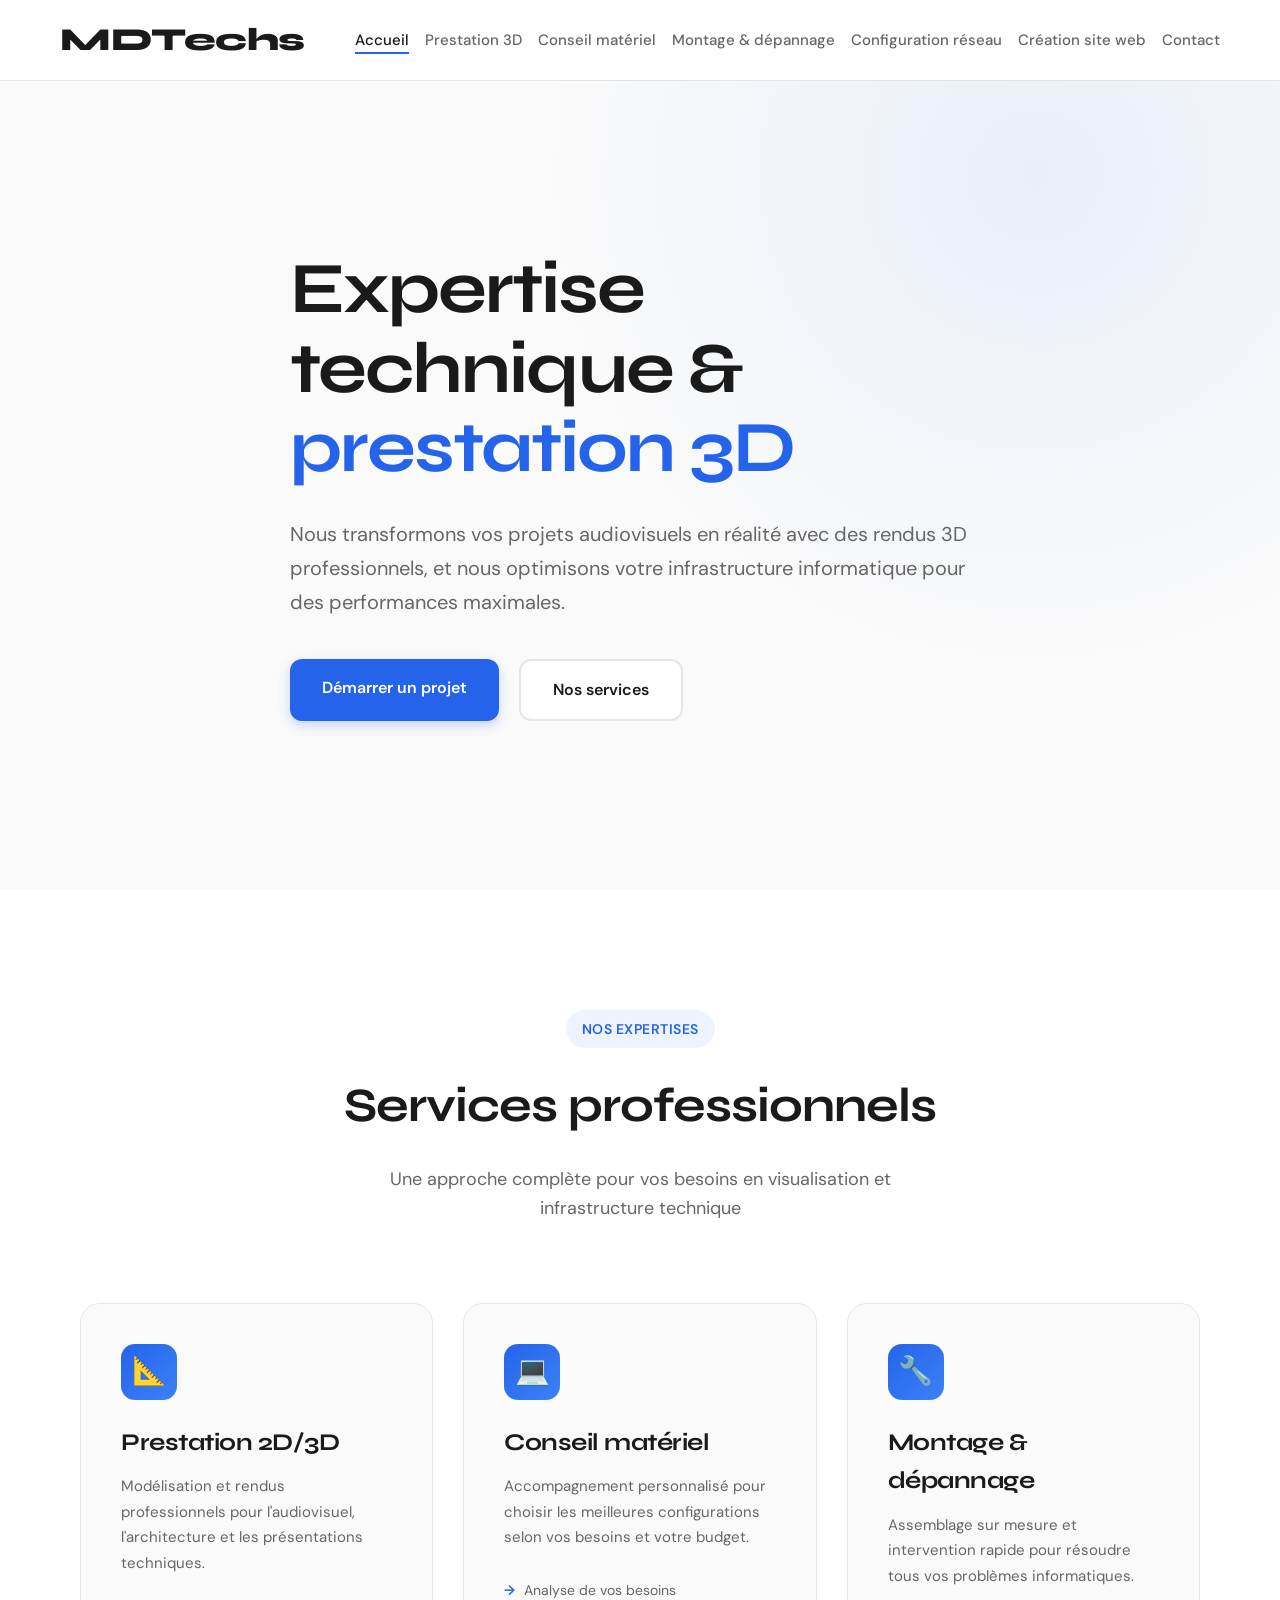
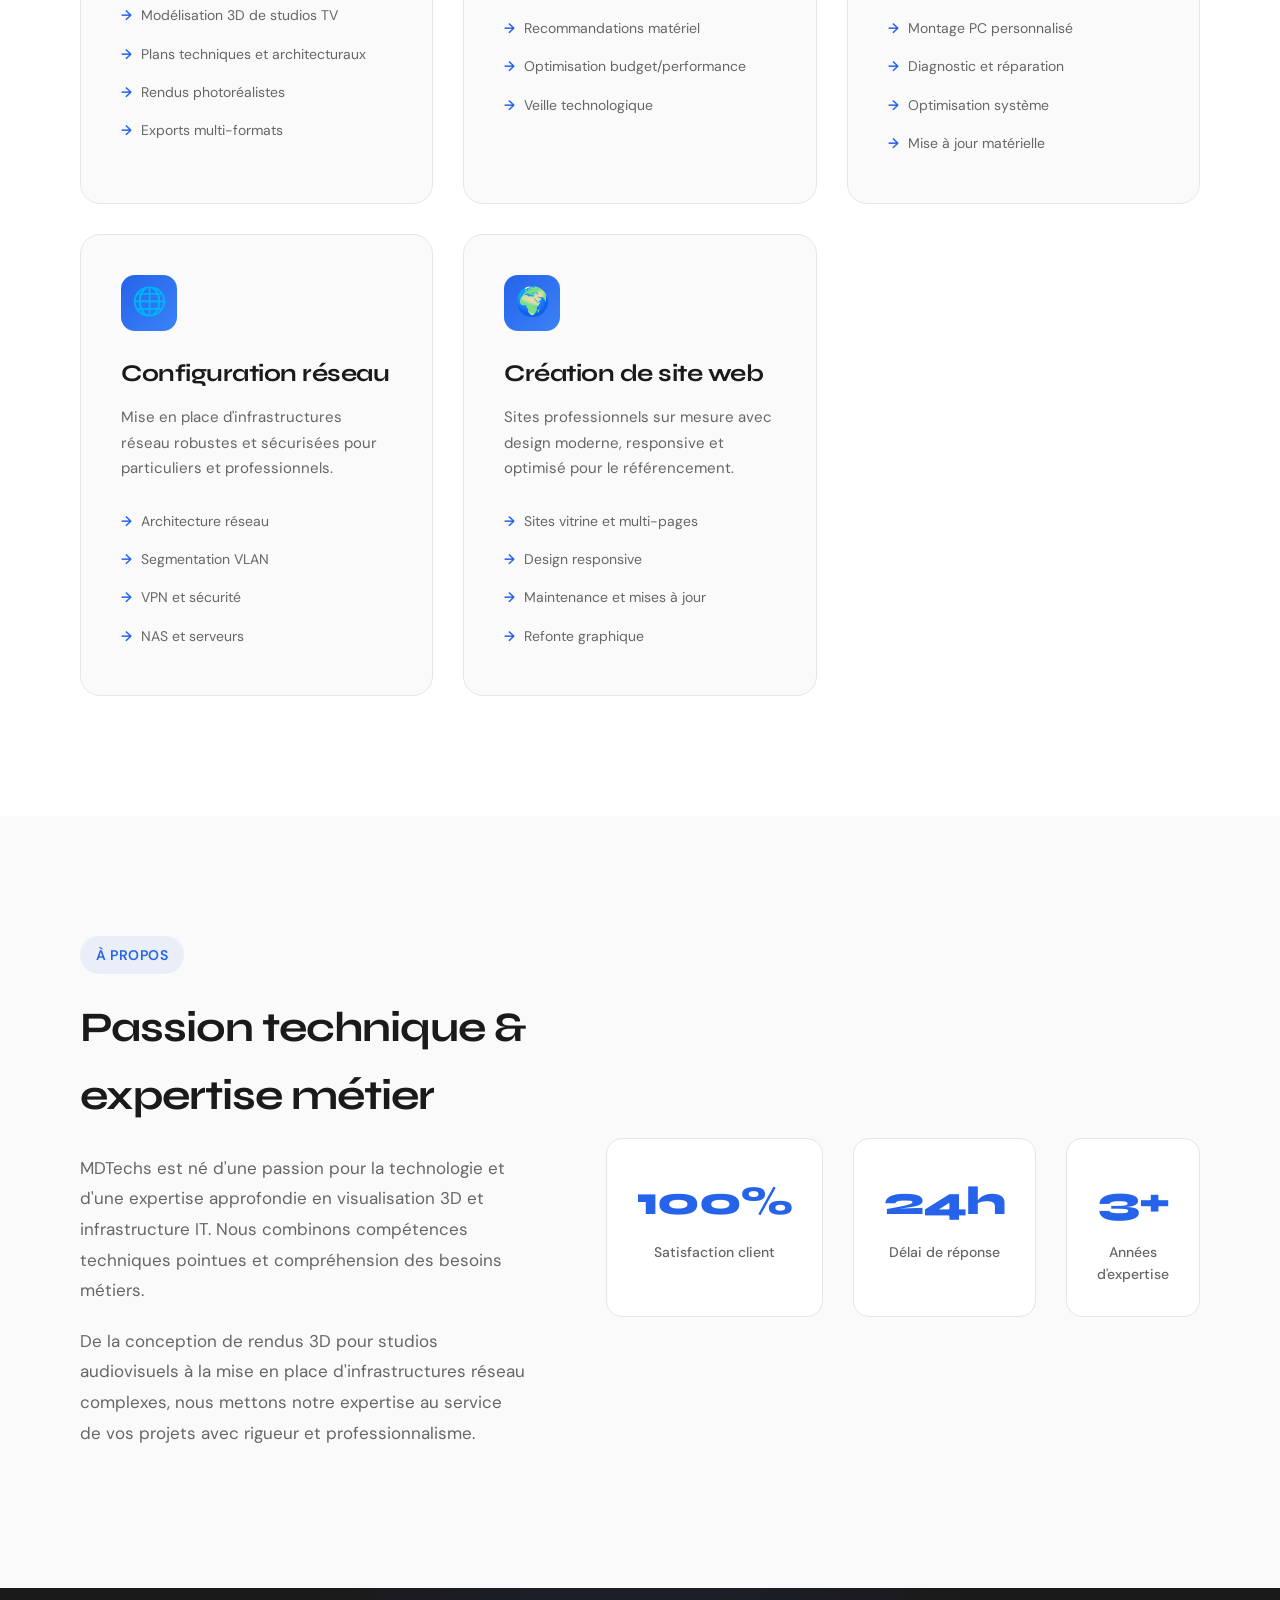
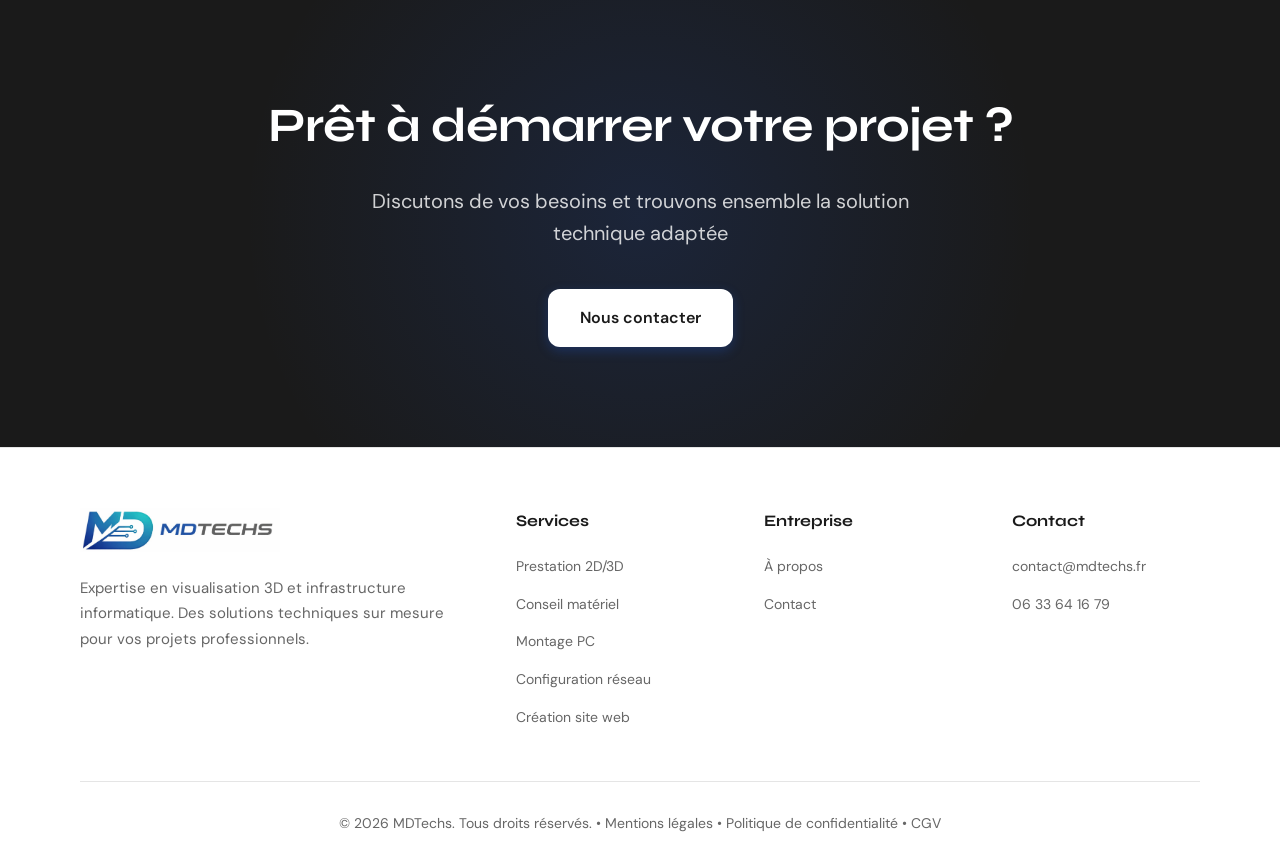
<file: index.html>
<!DOCTYPE html>
<html lang="fr">
<head>
    <meta charset="UTF-8">
    <meta name="viewport" content="width=device-width, initial-scale=1.0">
    <title>MDTechs</title>
    <link rel="icon" type="image/png" href="favicon.png">
    <link href="https://fonts.googleapis.com/css2?family=DM+Sans:wght@400;500;700&family=Syne:wght@600;700;800&display=swap" rel="stylesheet">
    <link rel="stylesheet" href="styles.css">
</head>
<body>
    <nav>
        <div class="container">
            <a href="index.html" class="logo">MDTechs</a>
            <ul class="nav-links">
                <li><a href="index.html" class="active">Accueil</a></li>
                <li><a href="visualisation-3d.html">Prestation 3D</a></li>
                <li><a href="conseil-materiel.html">Conseil matériel</a></li>
                <li><a href="montage-depannage.html">Montage & dépannage</a></li>
                <li><a href="configuration-reseau.html">Configuration réseau</a></li>
                <li><a href="creation-site-web.html">Création site web</a></li>
                <li><a href="contact.html">Contact</a></li>
            </ul>
        </div>
    </nav>

    <section class="hero">
        <div class="container">
            <div class="hero-content">
                <h1>Expertise technique & <span class="accent">prestation 3D</span></h1>
                <p>Nous transformons vos projets audiovisuels en réalité avec des rendus 3D professionnels, et nous optimisons votre infrastructure informatique pour des performances maximales.</p>
                <div class="cta-buttons">
                    <a href="contact.html" class="btn btn-primary">Démarrer un projet</a>
                    <a href="#services" class="btn btn-secondary">Nos services</a>
                </div>
            </div>
        </div>
    </section>

    <section id="services" class="services">
        <div class="section-header">
            <span class="section-tag">NOS EXPERTISES</span>
            <h2>Services professionnels</h2>
            <p>Une approche complète pour vos besoins en visualisation et infrastructure technique</p>
        </div>
        <div class="container">
            <div class="services-grid">
                <a href="visualisation-3d.html" class="service-card">
                    <div class="service-icon">📐</div>
                    <h3>Prestation 2D/3D</h3>
                    <p>Modélisation et rendus professionnels pour l'audiovisuel, l'architecture et les présentations techniques.</p>
                    <ul class="service-list">
                        <li>Modélisation 3D de studios TV</li>
                        <li>Plans techniques et architecturaux</li>
                        <li>Rendus photoréalistes</li>
                        <li>Exports multi-formats</li>
                    </ul>
                </a>

                <a href="conseil-materiel.html" class="service-card">
                    <div class="service-icon">💻</div>
                    <h3>Conseil matériel</h3>
                    <p>Accompagnement personnalisé pour choisir les meilleures configurations selon vos besoins et votre budget.</p>
                    <ul class="service-list">
                        <li>Analyse de vos besoins</li>
                        <li>Recommandations matériel</li>
                        <li>Optimisation budget/performance</li>
                        <li>Veille technologique</li>
                    </ul>
                </a>

                <a href="montage-depannage.html" class="service-card">
                    <div class="service-icon">🔧</div>
                    <h3>Montage & dépannage</h3>
                    <p>Assemblage sur mesure et intervention rapide pour résoudre tous vos problèmes informatiques.</p>
                    <ul class="service-list">
                        <li>Montage PC personnalisé</li>
                        <li>Diagnostic et réparation</li>
                        <li>Optimisation système</li>
                        <li>Mise à jour matérielle</li>
                    </ul>
                </a>

                <a href="configuration-reseau.html" class="service-card">
                    <div class="service-icon">🌐</div>
                    <h3>Configuration réseau</h3>
                    <p>Mise en place d'infrastructures réseau robustes et sécurisées pour particuliers et professionnels.</p>
                    <ul class="service-list">
                        <li>Architecture réseau</li>
                        <li>Segmentation VLAN</li>
                        <li>VPN et sécurité</li>
                        <li>NAS et serveurs</li>
                    </ul>
                </a>

                <a href="creation-site-web.html" class="service-card">
                    <div class="service-icon">🌍</div>
                    <h3>Création de site web</h3>
                    <p>Sites professionnels sur mesure avec design moderne, responsive et optimisé pour le référencement.</p>
                    <ul class="service-list">
                        <li>Sites vitrine et multi-pages</li>
                        <li>Design responsive</li>
                        <li>Maintenance et mises à jour</li>
                        <li>Refonte graphique</li>
                    </ul>
                </a>
            </div>
        </div>
    </section>

    <section id="about" class="about">
        <div class="container">
            <div class="about-content">
                <div class="about-text">
                    <span class="section-tag">À PROPOS</span>
                    <h2>Passion technique & expertise métier</h2>
                    <p>MDTechs est né d'une passion pour la technologie et d'une expertise approfondie en visualisation 3D et infrastructure IT. Nous combinons compétences techniques pointues et compréhension des besoins métiers.</p>
                    <p>De la conception de rendus 3D pour studios audiovisuels à la mise en place d'infrastructures réseau complexes, nous mettons notre expertise au service de vos projets avec rigueur et professionnalisme.</p>
                </div>
                <div class="stats">
                    <div class="stat">
                        <div class="stat-number">100%</div>
                        <div class="stat-label">Satisfaction client</div>
                    </div>
                    <div class="stat">
                        <div class="stat-number">24h</div>
                        <div class="stat-label">Délai de réponse</div>
                    </div>
                    <div class="stat">
                        <div class="stat-number">3+</div>
                        <div class="stat-label">Années d'expertise</div>
                    </div>
                </div>
            </div>
        </div>
    </section>

    <section class="cta-section">
        <div class="container">
            <h2>Prêt à démarrer votre projet ?</h2>
            <p>Discutons de vos besoins et trouvons ensemble la solution technique adaptée</p>
            <a href="contact.html" class="btn btn-primary">Nous contacter</a>
        </div>
    </section>

    <footer>
        <div class="container">
            <div class="footer-content">
                <div class="footer-brand">
                    <img src="logo-horizontal.png" alt="MDTechs" class="footer-logo">
                    <p>Expertise en visualisation 3D et infrastructure informatique. Des solutions techniques sur mesure pour vos projets professionnels.</p>
                </div>
                <div class="footer-section">
                    <h4>Services</h4>
                    <ul class="footer-links">
                        <li><a href="visualisation-3d.html">Prestation 2D/3D</a></li>
                        <li><a href="conseil-materiel.html">Conseil matériel</a></li>
                        <li><a href="montage-depannage.html">Montage PC</a></li>
                        <li><a href="configuration-reseau.html">Configuration réseau</a></li>
                        <li><a href="creation-site-web.html">Création site web</a></li>
                    </ul>
                </div>
                <div class="footer-section">
                    <h4>Entreprise</h4>
                    <ul class="footer-links">
                        <li><a href="index.html#about">À propos</a></li>
                        <li><a href="contact.html">Contact</a></li>
                    </ul>
                </div>
                <div class="footer-section">
                    <h4>Contact</h4>
                    <ul class="footer-links">
                        <li><a href="mailt:contact@mdtechs.fr">contact@mdtechs.fr</a></li>
                        <li><a href="tel:+33633641679">06 33 64 16 79</a></li>
                    </ul>
                </div>
            </div>
            <div class="footer-bottom">
                <p>&copy; 2026 MDTechs. Tous droits réservés. • <a href="mentions-legales.html" style="color: var(--text-secondary); text-decoration: none;">Mentions légales</a> • <a href="politique-confidentialite.html" style="color: var(--text-secondary); text-decoration: none;">Politique de confidentialité</a> • <a href="cgv.html" style="color: var(--text-secondary); text-decoration: none;">CGV</a></p>
            </div>
        </div>
    </footer>

    <script src="script.js"></script>
</body>
</html>
</file>
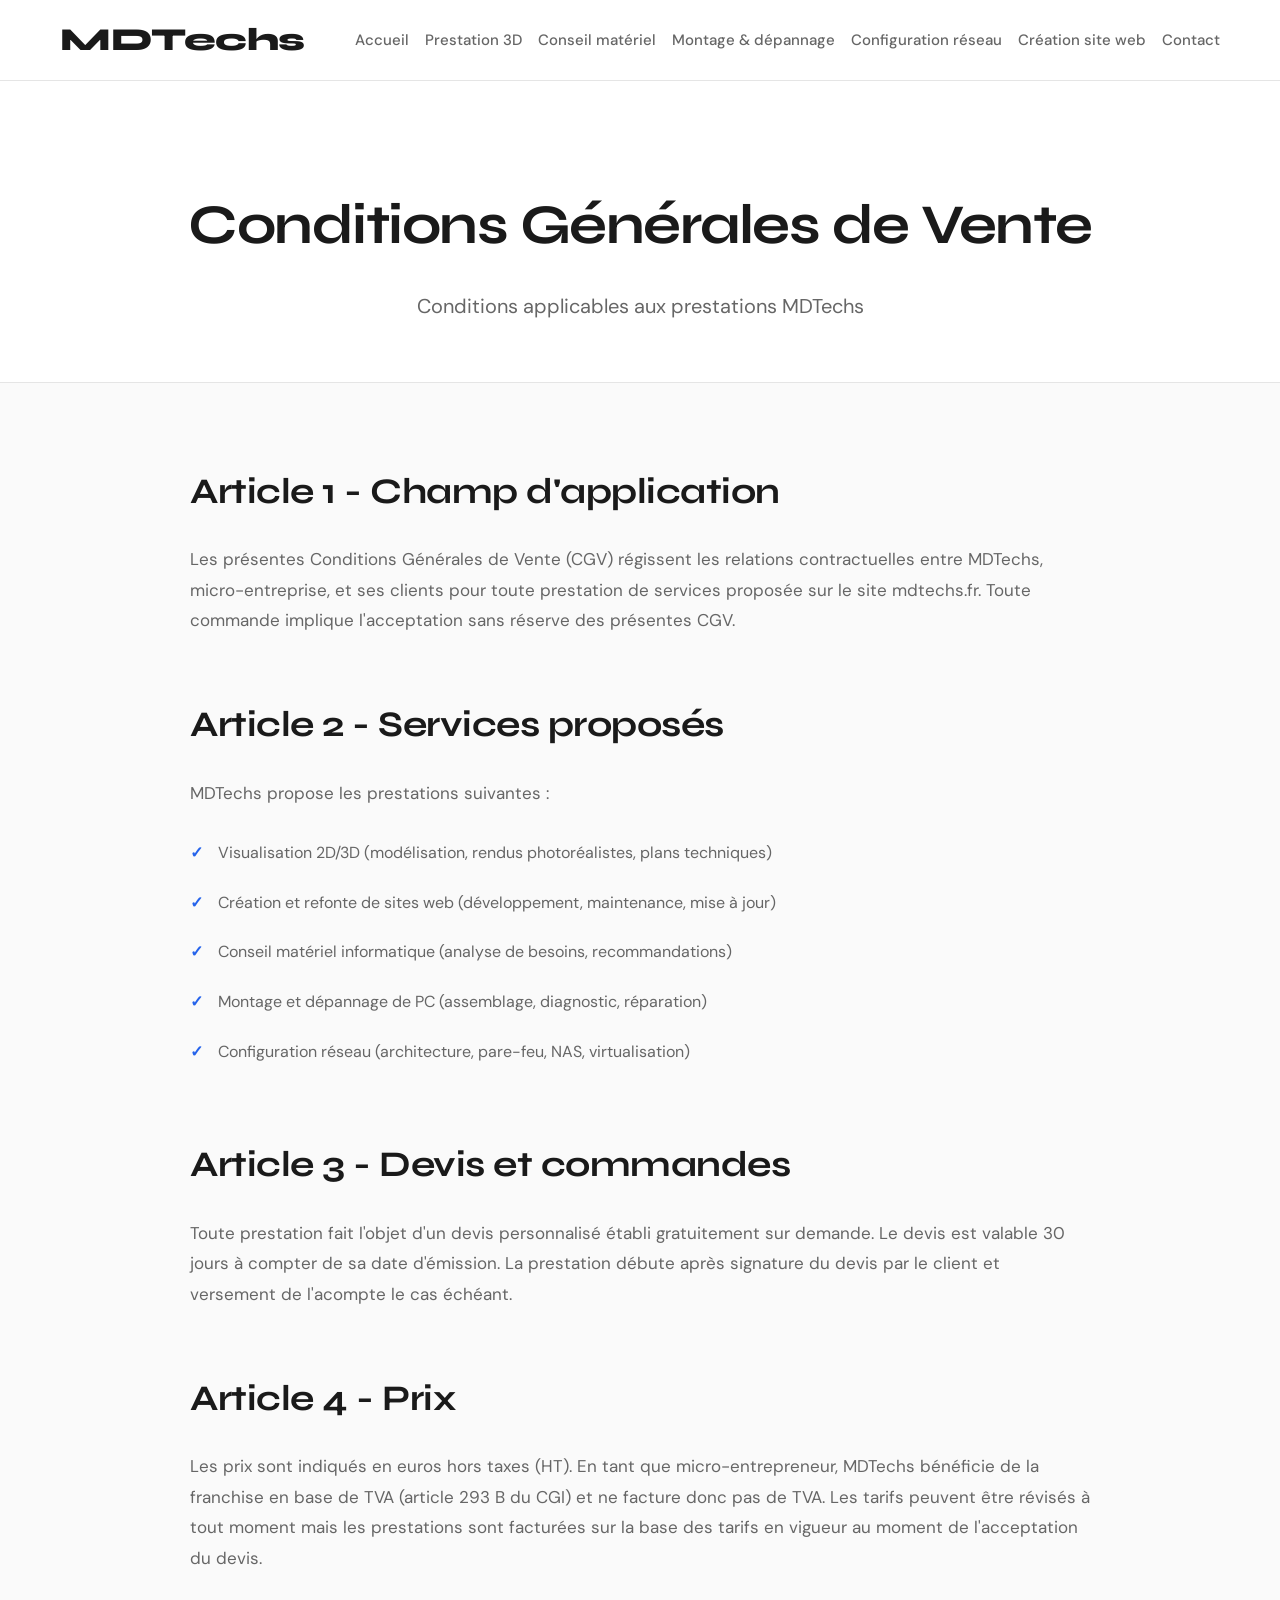
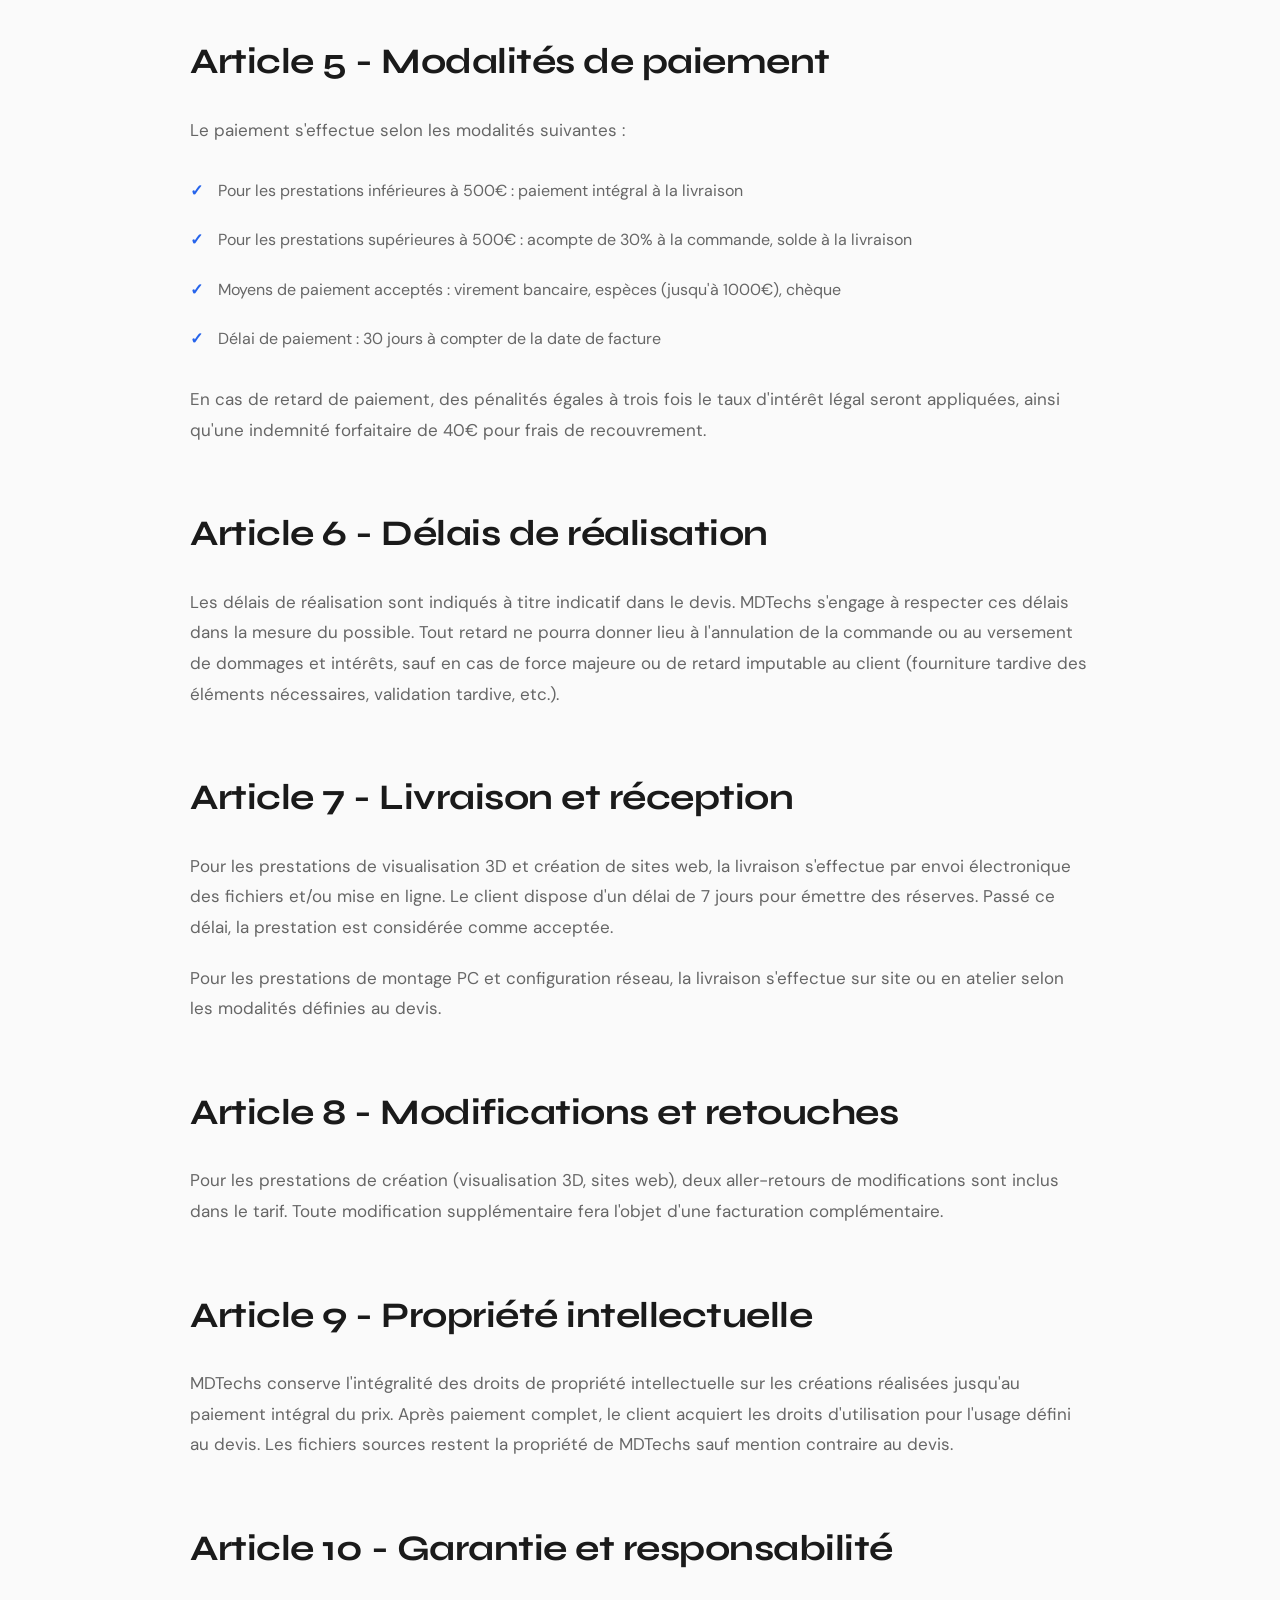
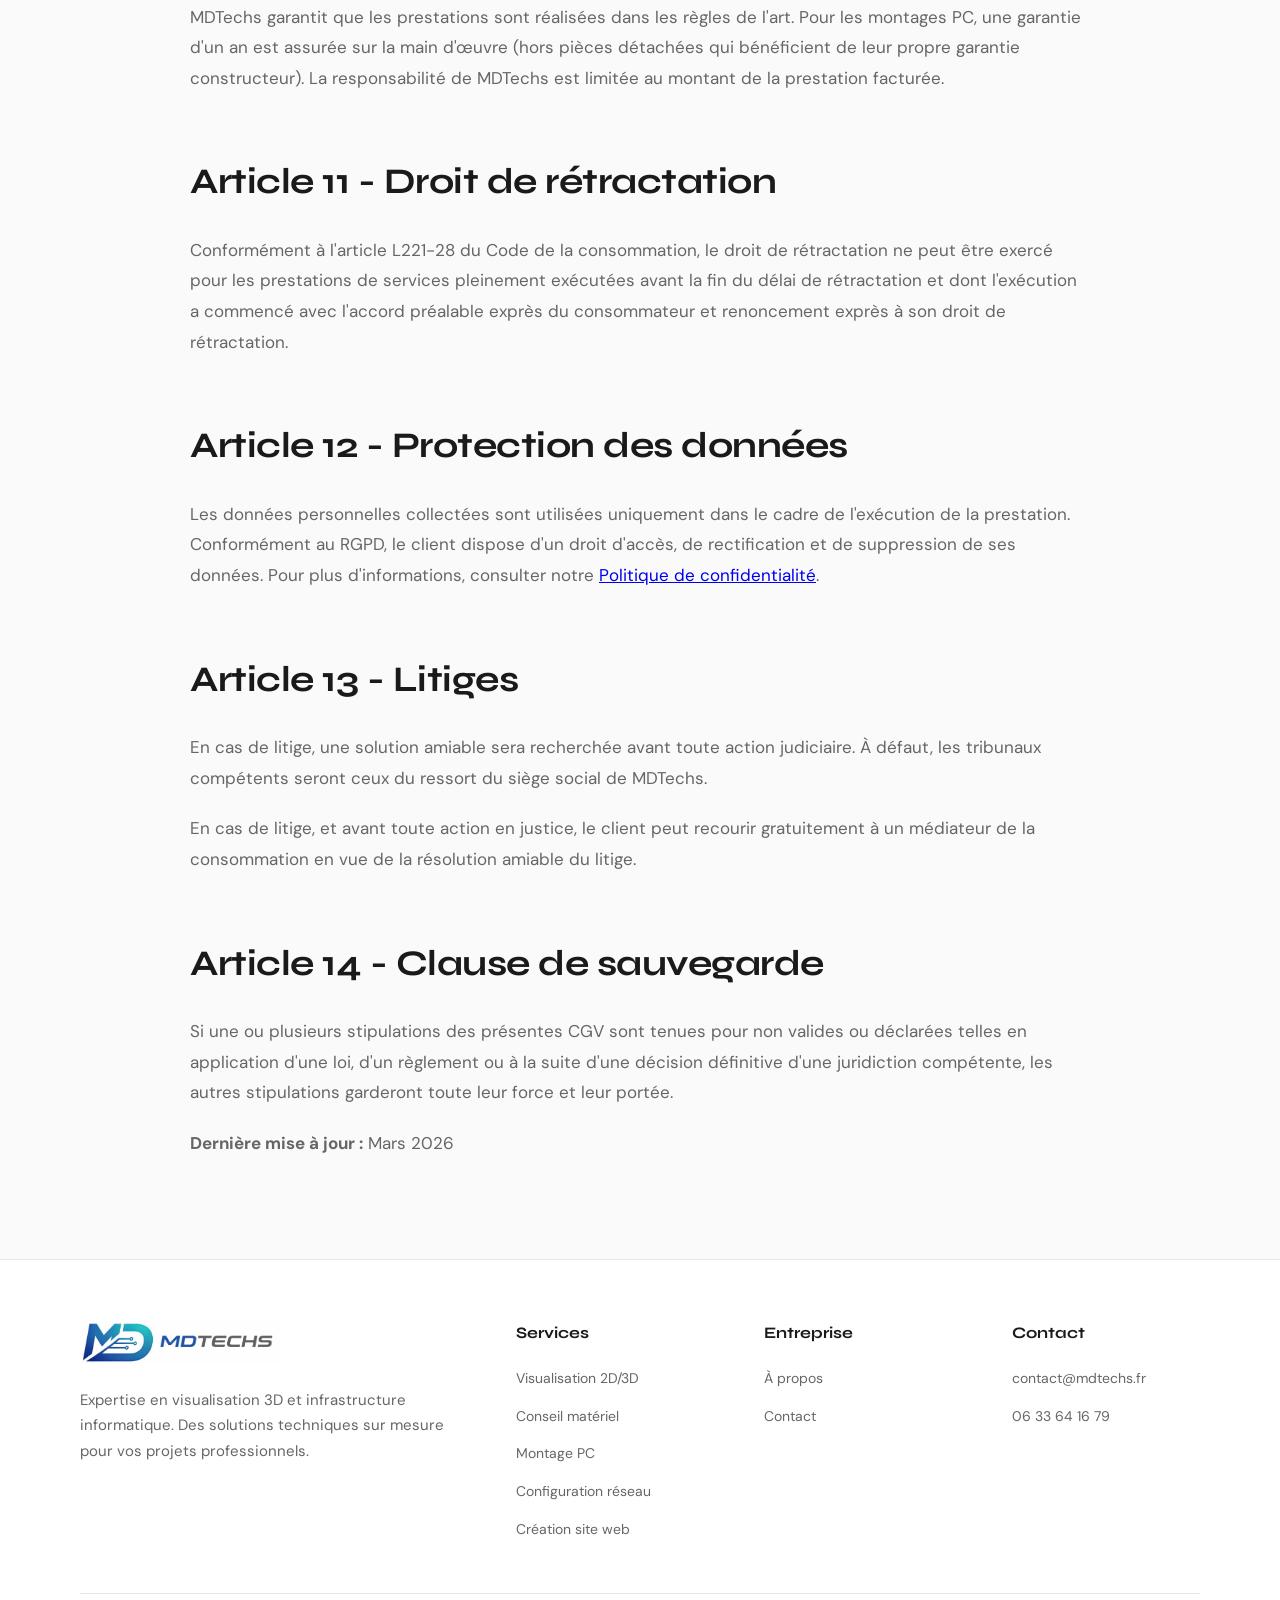
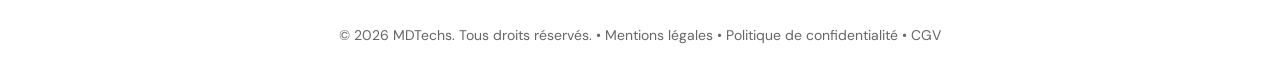
<file: cgv.html>
<!DOCTYPE html>
<html lang="fr">
<head>
    <meta charset="UTF-8">
    <meta name="viewport" content="width=device-width, initial-scale=1.0">
    <title>Conditions Générales de Vente — MDTechs</title>
    <link rel="icon" type="image/png" href="favicon.png">
    <link href="https://fonts.googleapis.com/css2?family=DM+Sans:wght@400;500;700&family=Syne:wght@600;700;800&display=swap" rel="stylesheet">
    <link rel="stylesheet" href="styles.css">
</head>
<body>
    <nav>
        <div class="container">
            <a href="index.html" class="logo">MDTechs</a>
            <ul class="nav-links">
                <li><a href="index.html">Accueil</a></li>
                <li><a href="visualisation-3d.html">Prestation 3D</a></li>
                <li><a href="conseil-materiel.html">Conseil matériel</a></li>
                <li><a href="montage-depannage.html">Montage & dépannage</a></li>
                <li><a href="configuration-reseau.html">Configuration réseau</a></li>
                <li><a href="creation-site-web.html">Création site web</a></li>
                <li><a href="contact.html">Contact</a></li>
            </ul>
        </div>
    </nav>

    <section class="page-header">
        <div class="container">
            <h1>Conditions Générales de Vente</h1>
            <p>Conditions applicables aux prestations MDTechs</p>
        </div>
    </section>

    <section class="content-section">
        <div class="container">
            <div class="content-wrapper">
                <h2>Article 1 - Champ d'application</h2>
                <p>Les présentes Conditions Générales de Vente (CGV) régissent les relations contractuelles entre MDTechs, micro-entreprise, et ses clients pour toute prestation de services proposée sur le site mdtechs.fr. Toute commande implique l'acceptation sans réserve des présentes CGV.</p>

                <h2>Article 2 - Services proposés</h2>
                <p>MDTechs propose les prestations suivantes :</p>
                <ul>
                    <li>Visualisation 2D/3D (modélisation, rendus photoréalistes, plans techniques)</li>
                    <li>Création et refonte de sites web (développement, maintenance, mise à jour)</li>
                    <li>Conseil matériel informatique (analyse de besoins, recommandations)</li>
                    <li>Montage et dépannage de PC (assemblage, diagnostic, réparation)</li>
                    <li>Configuration réseau (architecture, pare-feu, NAS, virtualisation)</li>
                </ul>

                <h2>Article 3 - Devis et commandes</h2>
                <p>Toute prestation fait l'objet d'un devis personnalisé établi gratuitement sur demande. Le devis est valable 30 jours à compter de sa date d'émission. La prestation débute après signature du devis par le client et versement de l'acompte le cas échéant.</p>

                <h2>Article 4 - Prix</h2>
                <p>Les prix sont indiqués en euros hors taxes (HT). En tant que micro-entrepreneur, MDTechs bénéficie de la franchise en base de TVA (article 293 B du CGI) et ne facture donc pas de TVA. Les tarifs peuvent être révisés à tout moment mais les prestations sont facturées sur la base des tarifs en vigueur au moment de l'acceptation du devis.</p>

                <h2>Article 5 - Modalités de paiement</h2>
                <p>Le paiement s'effectue selon les modalités suivantes :</p>
                <ul>
                    <li>Pour les prestations inférieures à 500€ : paiement intégral à la livraison</li>
                    <li>Pour les prestations supérieures à 500€ : acompte de 30% à la commande, solde à la livraison</li>
                    <li>Moyens de paiement acceptés : virement bancaire, espèces (jusqu'à 1000€), chèque</li>
                    <li>Délai de paiement : 30 jours à compter de la date de facture</li>
                </ul>

                <p>En cas de retard de paiement, des pénalités égales à trois fois le taux d'intérêt légal seront appliquées, ainsi qu'une indemnité forfaitaire de 40€ pour frais de recouvrement.</p>

                <h2>Article 6 - Délais de réalisation</h2>
                <p>Les délais de réalisation sont indiqués à titre indicatif dans le devis. MDTechs s'engage à respecter ces délais dans la mesure du possible. Tout retard ne pourra donner lieu à l'annulation de la commande ou au versement de dommages et intérêts, sauf en cas de force majeure ou de retard imputable au client (fourniture tardive des éléments nécessaires, validation tardive, etc.).</p>

                <h2>Article 7 - Livraison et réception</h2>
                <p>Pour les prestations de visualisation 3D et création de sites web, la livraison s'effectue par envoi électronique des fichiers et/ou mise en ligne. Le client dispose d'un délai de 7 jours pour émettre des réserves. Passé ce délai, la prestation est considérée comme acceptée.</p>

                <p>Pour les prestations de montage PC et configuration réseau, la livraison s'effectue sur site ou en atelier selon les modalités définies au devis.</p>

                <h2>Article 8 - Modifications et retouches</h2>
                <p>Pour les prestations de création (visualisation 3D, sites web), deux aller-retours de modifications sont inclus dans le tarif. Toute modification supplémentaire fera l'objet d'une facturation complémentaire.</p>

                <h2>Article 9 - Propriété intellectuelle</h2>
                <p>MDTechs conserve l'intégralité des droits de propriété intellectuelle sur les créations réalisées jusqu'au paiement intégral du prix. Après paiement complet, le client acquiert les droits d'utilisation pour l'usage défini au devis. Les fichiers sources restent la propriété de MDTechs sauf mention contraire au devis.</p>

                <h2>Article 10 - Garantie et responsabilité</h2>
                <p>MDTechs garantit que les prestations sont réalisées dans les règles de l'art. Pour les montages PC, une garantie d'un an est assurée sur la main d'œuvre (hors pièces détachées qui bénéficient de leur propre garantie constructeur). La responsabilité de MDTechs est limitée au montant de la prestation facturée.</p>

                <h2>Article 11 - Droit de rétractation</h2>
                <p>Conformément à l'article L221-28 du Code de la consommation, le droit de rétractation ne peut être exercé pour les prestations de services pleinement exécutées avant la fin du délai de rétractation et dont l'exécution a commencé avec l'accord préalable exprès du consommateur et renoncement exprès à son droit de rétractation.</p>

                <h2>Article 12 - Protection des données</h2>
                <p>Les données personnelles collectées sont utilisées uniquement dans le cadre de l'exécution de la prestation. Conformément au RGPD, le client dispose d'un droit d'accès, de rectification et de suppression de ses données. Pour plus d'informations, consulter notre <a href="politique-confidentialite.html">Politique de confidentialité</a>.</p>

                <h2>Article 13 - Litiges</h2>
                <p>En cas de litige, une solution amiable sera recherchée avant toute action judiciaire. À défaut, les tribunaux compétents seront ceux du ressort du siège social de MDTechs.</p>

                <p>En cas de litige, et avant toute action en justice, le client peut recourir gratuitement à un médiateur de la consommation en vue de la résolution amiable du litige.</p>

                <h2>Article 14 - Clause de sauvegarde</h2>
                <p>Si une ou plusieurs stipulations des présentes CGV sont tenues pour non valides ou déclarées telles en application d'une loi, d'un règlement ou à la suite d'une décision définitive d'une juridiction compétente, les autres stipulations garderont toute leur force et leur portée.</p>

                <p><strong>Dernière mise à jour :</strong> Mars 2026</p>
            </div>
        </div>
    </section>

    <footer>
        <div class="container">
            <div class="footer-content">
                <div class="footer-brand">
                    <img src="logo-horizontal.png" alt="MDTechs" class="footer-logo">
                    <p>Expertise en visualisation 3D et infrastructure informatique. Des solutions techniques sur mesure pour vos projets professionnels.</p>
                </div>
                <div class="footer-section">
                    <h4>Services</h4>
                    <ul class="footer-links">
                        <li><a href="visualisation-3d.html">Visualisation 2D/3D</a></li>
                        <li><a href="conseil-materiel.html">Conseil matériel</a></li>
                        <li><a href="montage-depannage.html">Montage PC</a></li>
                        <li><a href="configuration-reseau.html">Configuration réseau</a></li>
                        <li><a href="creation-site-web.html">Création site web</a></li>
                    </ul>
                </div>
                <div class="footer-section">
                    <h4>Entreprise</h4>
                    <ul class="footer-links">
                        <li><a href="index.html#services">À propos</a></li>
                        <li><a href="contact.html">Contact</a></li>
                    </ul>
                </div>
                <div class="footer-section">
                    <h4>Contact</h4>
                    <ul class="footer-links">
                        <li><a href="mailt:contact@mdtechs.fr">contact@mdtechs.fr</a></li>
                        <li><a href="tel:+33633641679">06 33 64 16 79</a></li>
                    </ul>
                </div>
            </div>
            <div class="footer-bottom">
                <p>&copy; 2026 MDTechs. Tous droits réservés. • <a href="mentions-legales.html" style="color: var(--text-secondary); text-decoration: none;">Mentions légales</a> • <a href="politique-confidentialite.html" style="color: var(--text-secondary); text-decoration: none;">Politique de confidentialité</a> • <a href="cgv.html" style="color: var(--text-secondary); text-decoration: none;">CGV</a></p>
            </div>
        </div>
    </footer>

    <script src="script.js"></script>
</body>
</html>
</file>
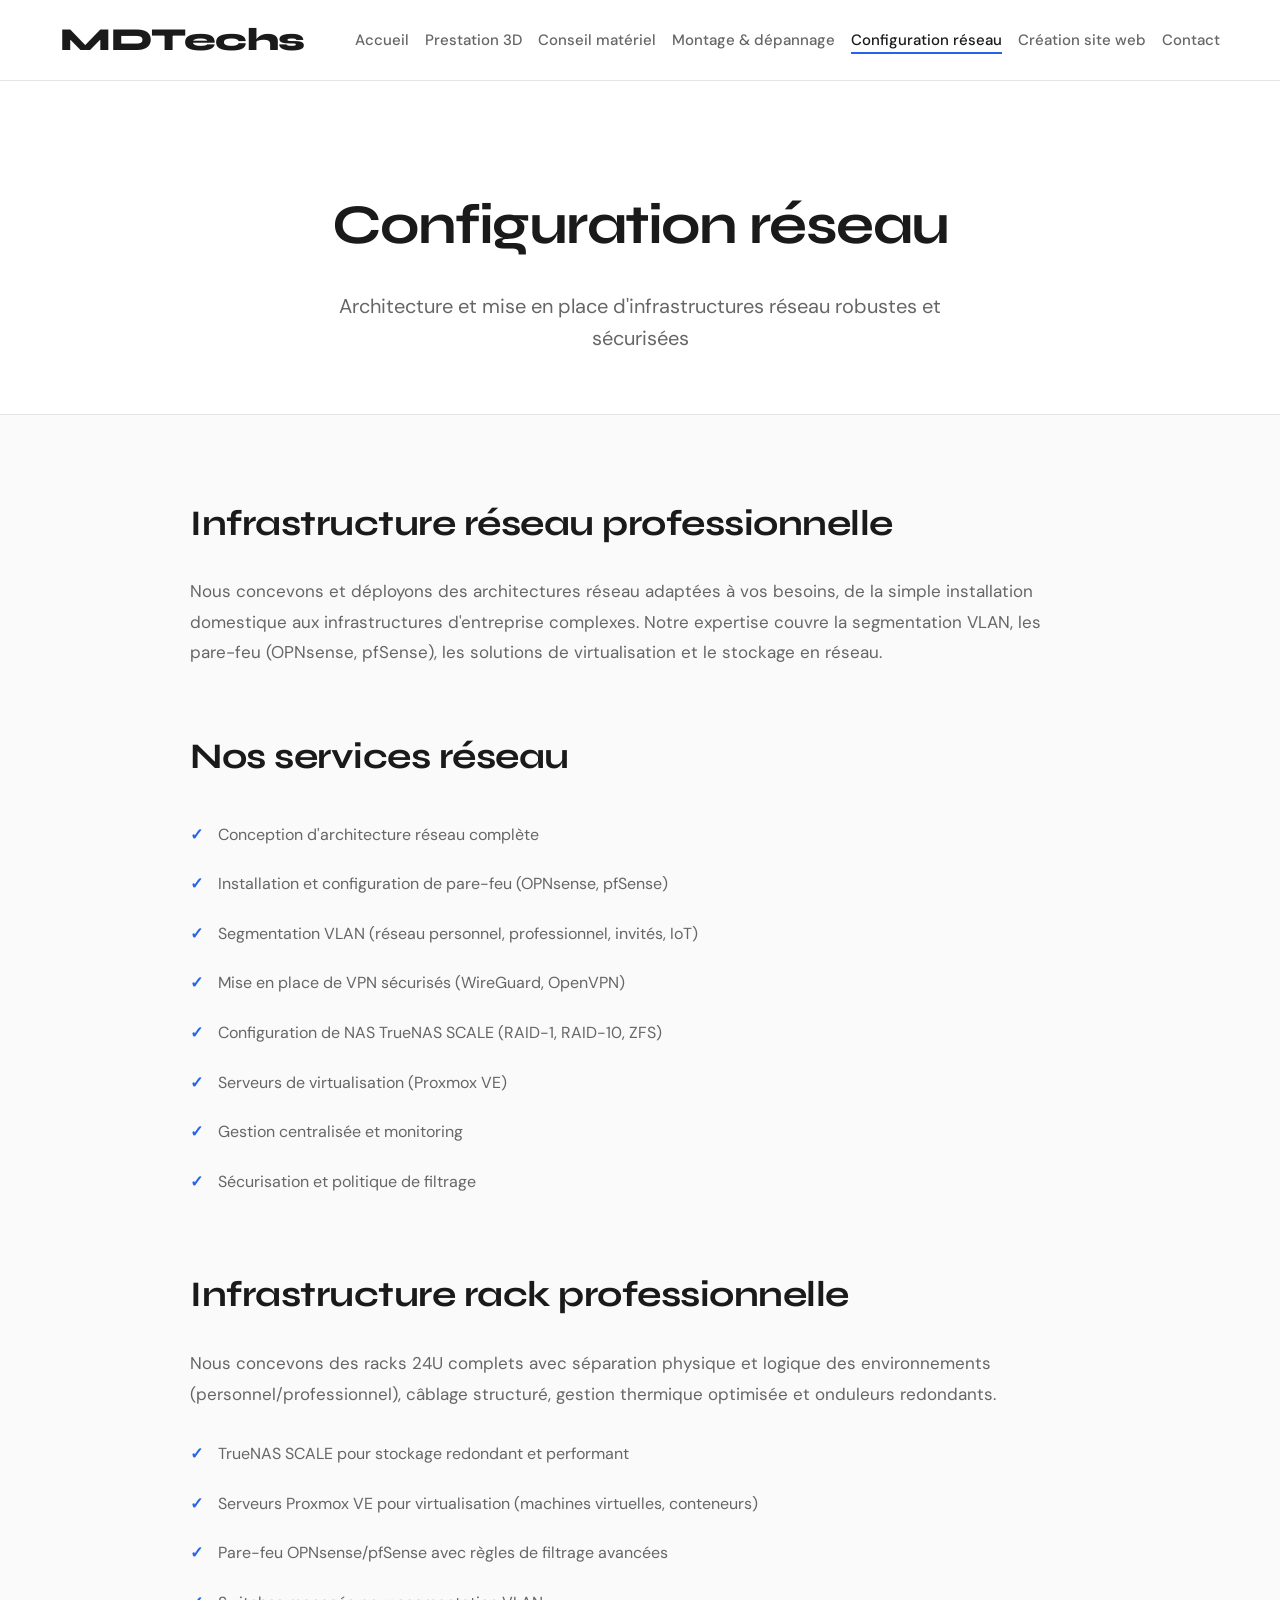
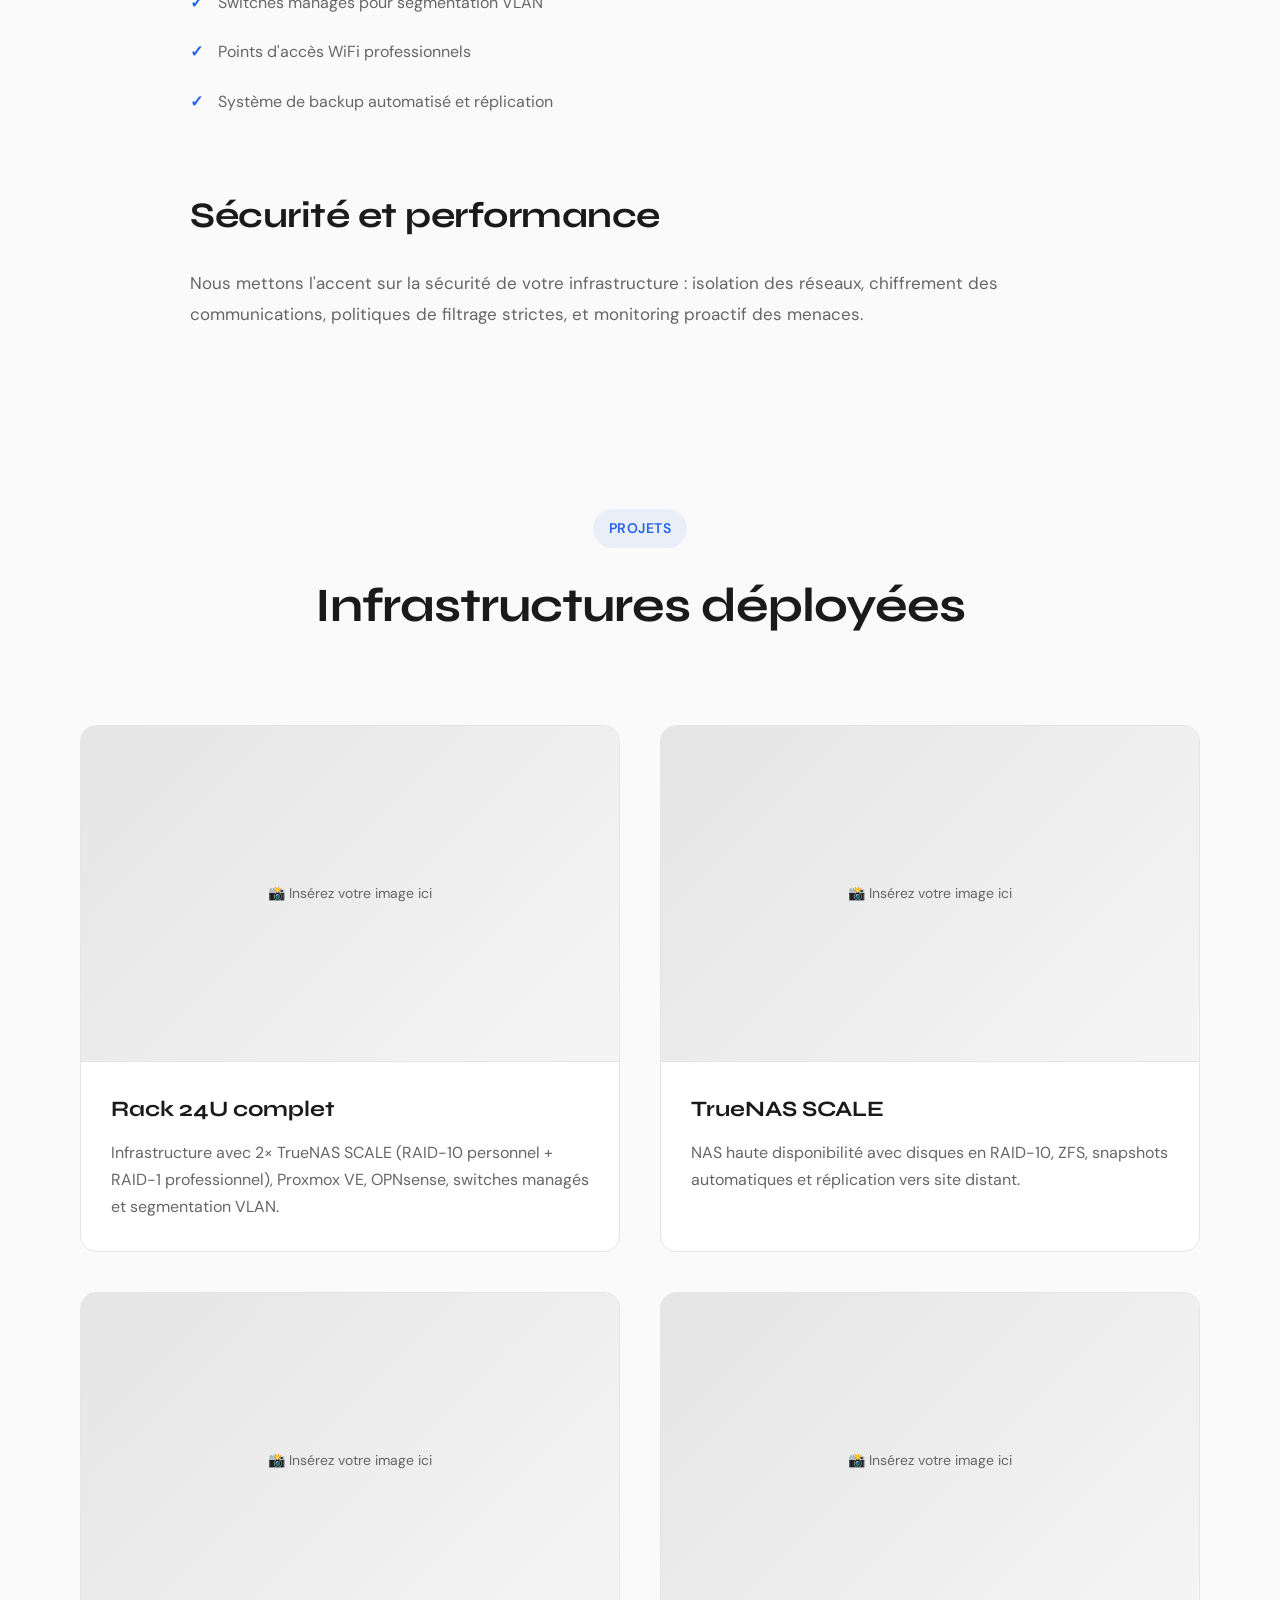
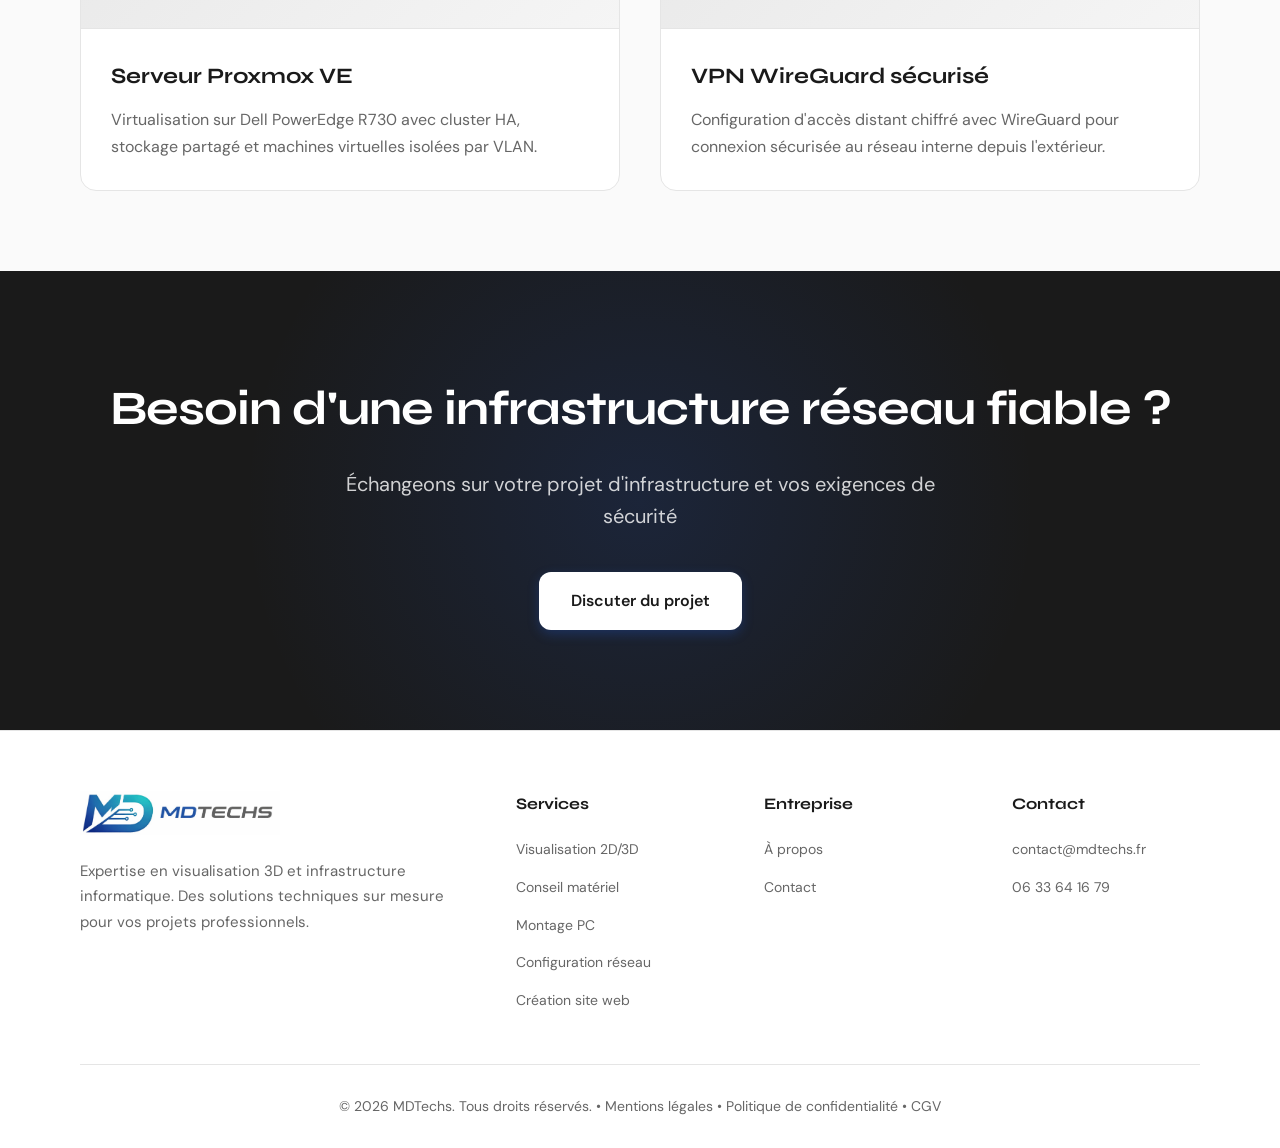
<file: configuration-reseau.html>
<!DOCTYPE html>
<html lang="fr">
<head>
    <meta charset="UTF-8">
    <meta name="viewport" content="width=device-width, initial-scale=1.0">
    <title>Configuration réseau — MDTechs</title>
    <link rel="icon" type="image/png" href="favicon.png">
    <link href="https://fonts.googleapis.com/css2?family=DM+Sans:wght@400;500;700&family=Syne:wght@600;700;800&display=swap" rel="stylesheet">
    <link rel="stylesheet" href="styles.css">
</head>
<body>
    <nav>
        <div class="container">
            <a href="index.html" class="logo">MDTechs</a>
            <ul class="nav-links">
                <li><a href="index.html">Accueil</a></li>
                <li><a href="visualisation-3d.html">Prestation 3D</a></li>
                <li><a href="conseil-materiel.html">Conseil matériel</a></li>
                <li><a href="montage-depannage.html">Montage & dépannage</a></li>
                <li><a href="configuration-reseau.html" class="active">Configuration réseau</a></li>
                <li><a href="creation-site-web.html">Création site web</a></li>
                <li><a href="contact.html">Contact</a></li>
            </ul>
        </div>
    </nav>

    <section class="page-header">
        <div class="container">
            <h1>Configuration réseau</h1>
            <p>Architecture et mise en place d'infrastructures réseau robustes et sécurisées</p>
        </div>
    </section>

    <section class="content-section">
        <div class="container">
            <div class="content-wrapper">
                <h2>Infrastructure réseau professionnelle</h2>
                <p>Nous concevons et déployons des architectures réseau adaptées à vos besoins, de la simple installation domestique aux infrastructures d'entreprise complexes. Notre expertise couvre la segmentation VLAN, les pare-feu (OPNsense, pfSense), les solutions de virtualisation et le stockage en réseau.</p>

                <h2>Nos services réseau</h2>
                <ul>
                    <li>Conception d'architecture réseau complète</li>
                    <li>Installation et configuration de pare-feu (OPNsense, pfSense)</li>
                    <li>Segmentation VLAN (réseau personnel, professionnel, invités, IoT)</li>
                    <li>Mise en place de VPN sécurisés (WireGuard, OpenVPN)</li>
                    <li>Configuration de NAS TrueNAS SCALE (RAID-1, RAID-10, ZFS)</li>
                    <li>Serveurs de virtualisation (Proxmox VE)</li>
                    <li>Gestion centralisée et monitoring</li>
                    <li>Sécurisation et politique de filtrage</li>
                </ul>

                <h2>Infrastructure rack professionnelle</h2>
                <p>Nous concevons des racks 24U complets avec séparation physique et logique des environnements (personnel/professionnel), câblage structuré, gestion thermique optimisée et onduleurs redondants.</p>

                <ul>
                    <li>TrueNAS SCALE pour stockage redondant et performant</li>
                    <li>Serveurs Proxmox VE pour virtualisation (machines virtuelles, conteneurs)</li>
                    <li>Pare-feu OPNsense/pfSense avec règles de filtrage avancées</li>
                    <li>Switches managés pour segmentation VLAN</li>
                    <li>Points d'accès WiFi professionnels</li>
                    <li>Système de backup automatisé et réplication</li>
                </ul>

                <h2>Sécurité et performance</h2>
                <p>Nous mettons l'accent sur la sécurité de votre infrastructure : isolation des réseaux, chiffrement des communications, politiques de filtrage strictes, et monitoring proactif des menaces.</p>
            </div>
        </div>
    </section>

    <section class="portfolio-section">
        <div class="container">
            <div class="section-header">
                <span class="section-tag">PROJETS</span>
                <h2>Infrastructures déployées</h2>
            </div>
            <div class="portfolio-grid">
                <div class="portfolio-item">
                    <div class="portfolio-image">
                        <!-- Placeholder pour votre image -->
                        <span>📸 Insérez votre image ici</span>
                    </div>
                    <div class="portfolio-content">
                        <h3>Rack 24U complet</h3>
                        <p>Infrastructure avec 2× TrueNAS SCALE (RAID-10 personnel + RAID-1 professionnel), Proxmox VE, OPNsense, switches managés et segmentation VLAN.</p>
                    </div>
                </div>

                <div class="portfolio-item">
                    <div class="portfolio-image">
                        <!-- Placeholder pour votre image -->
                        <span>📸 Insérez votre image ici</span>
                    </div>
                    <div class="portfolio-content">
                        <h3>TrueNAS SCALE</h3>
                        <p>NAS haute disponibilité avec disques en RAID-10, ZFS, snapshots automatiques et réplication vers site distant.</p>
                    </div>
                </div>

                <div class="portfolio-item">
                    <div class="portfolio-image">
                        <!-- Placeholder pour votre image -->
                        <span>📸 Insérez votre image ici</span>
                    </div>
                    <div class="portfolio-content">
                        <h3>Serveur Proxmox VE</h3>
                        <p>Virtualisation sur Dell PowerEdge R730 avec cluster HA, stockage partagé et machines virtuelles isolées par VLAN.</p>
                    </div>
                </div>

                <div class="portfolio-item">
                    <div class="portfolio-image">
                        <!-- Placeholder pour votre image -->
                        <span>📸 Insérez votre image ici</span>
                    </div>
                    <div class="portfolio-content">
                        <h3>VPN WireGuard sécurisé</h3>
                        <p>Configuration d'accès distant chiffré avec WireGuard pour connexion sécurisée au réseau interne depuis l'extérieur.</p>
                    </div>
                </div>
            </div>
        </div>
    </section>

    <section class="cta-section">
        <div class="container">
            <h2>Besoin d'une infrastructure réseau fiable ?</h2>
            <p>Échangeons sur votre projet d'infrastructure et vos exigences de sécurité</p>
            <a href="contact.html" class="btn btn-primary">Discuter du projet</a>
        </div>
    </section>

    <footer>
        <div class="container">
            <div class="footer-content">
                <div class="footer-brand">
                    <img src="logo-horizontal.png" alt="MDTechs" class="footer-logo">
                    <p>Expertise en visualisation 3D et infrastructure informatique. Des solutions techniques sur mesure pour vos projets professionnels.</p>
                </div>
                <div class="footer-section">
                    <h4>Services</h4>
                    <ul class="footer-links">
                        <li><a href="visualisation-3d.html">Visualisation 2D/3D</a></li>
                        <li><a href="conseil-materiel.html">Conseil matériel</a></li>
                        <li><a href="montage-depannage.html">Montage PC</a></li>
                        <li><a href="configuration-reseau.html">Configuration réseau</a></li>
                        <li><a href="creation-site-web.html">Création site web</a></li>
                    </ul>
                </div>
                <div class="footer-section">
                    <h4>Entreprise</h4>
                    <ul class="footer-links">
                        <li><a href="index.html#services">À propos</a></li>
                        <li><a href="contact.html">Contact</a></li>
                    </ul>
                </div>
                <div class="footer-section">
                    <h4>Contact</h4>
                    <ul class="footer-links">
                        <li><a href="mailt:contact@mdtechs.fr">contact@mdtechs.fr</a></li>
                        <li><a href="tel:+33633641679">06 33 64 16 79</a></li>
                    </ul>
                </div>
            </div>
            <div class="footer-bottom">
                <p>&copy; 2026 MDTechs. Tous droits réservés. • <a href="mentions-legales.html" style="color: var(--text-secondary); text-decoration: none;">Mentions légales</a> • <a href="politique-confidentialite.html" style="color: var(--text-secondary); text-decoration: none;">Politique de confidentialité</a> • <a href="cgv.html" style="color: var(--text-secondary); text-decoration: none;">CGV</a></p>
            </div>
        </div>
    </footer>
</file>
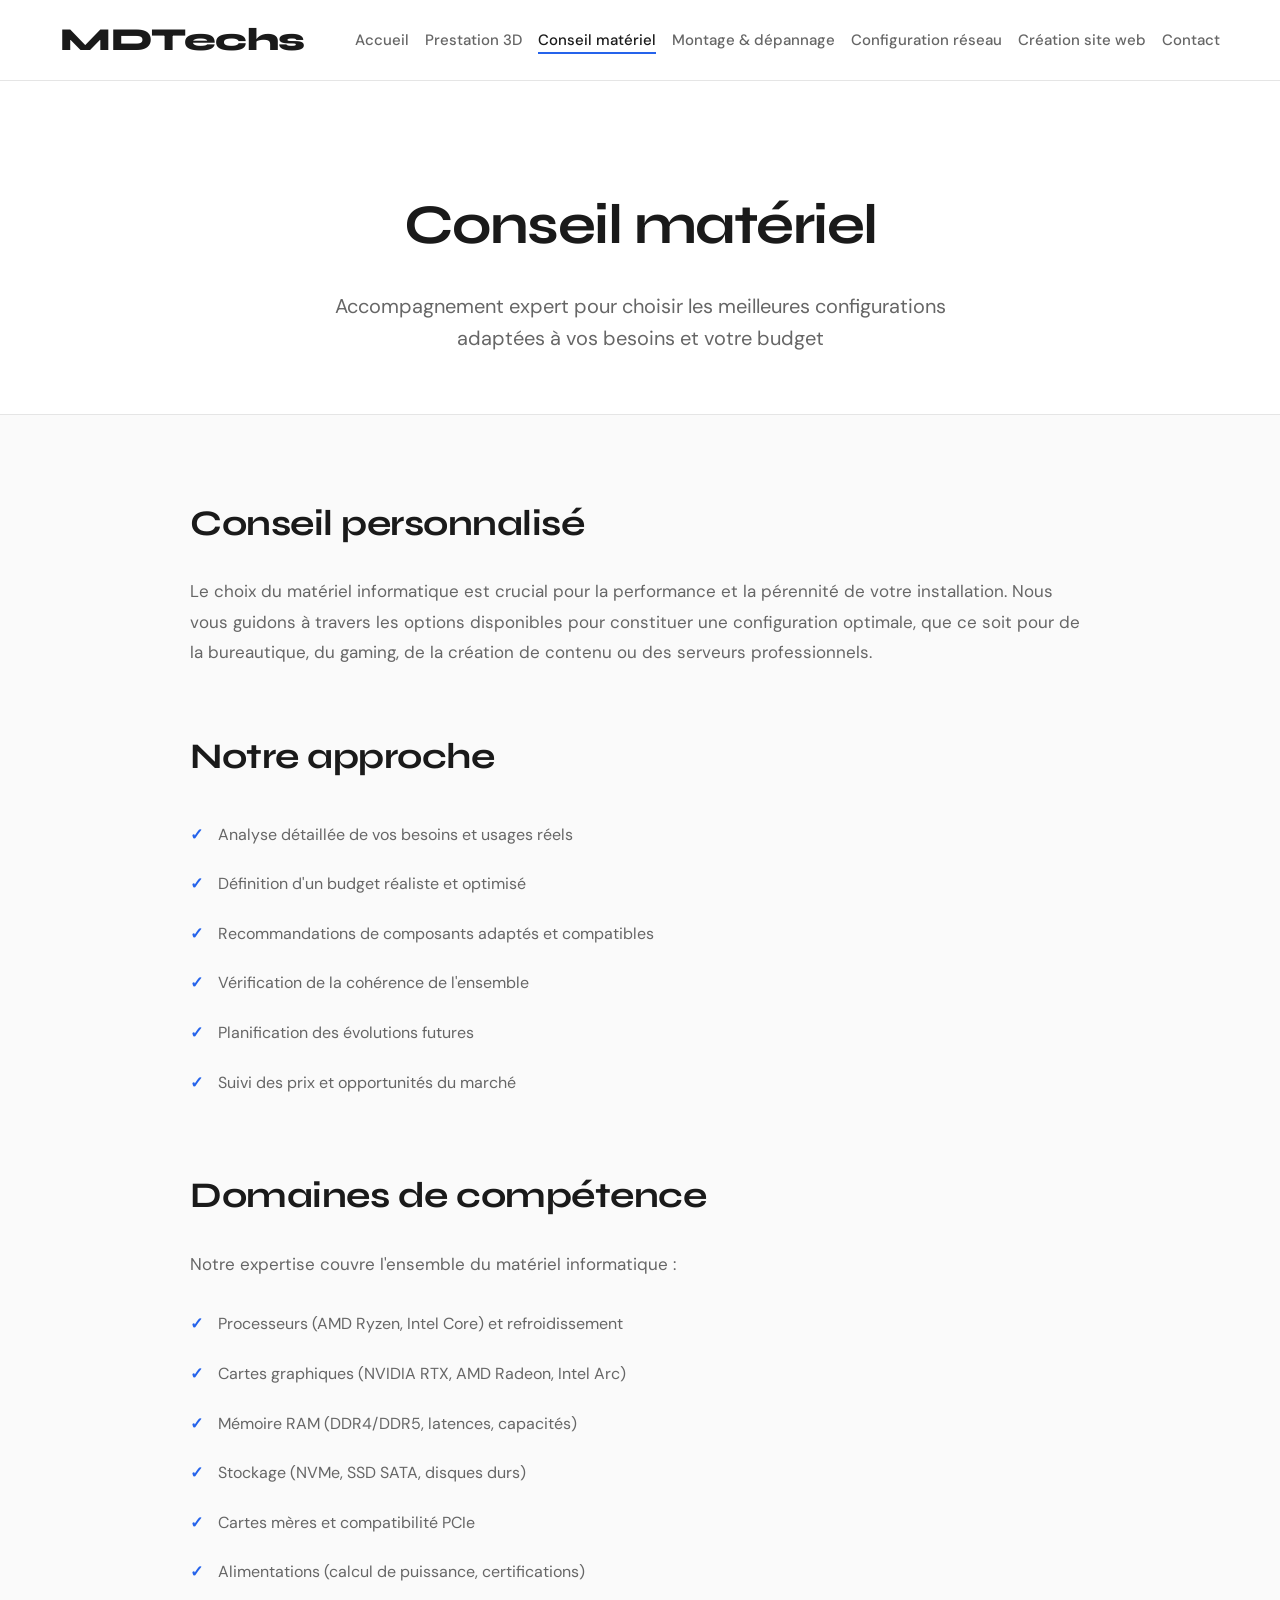
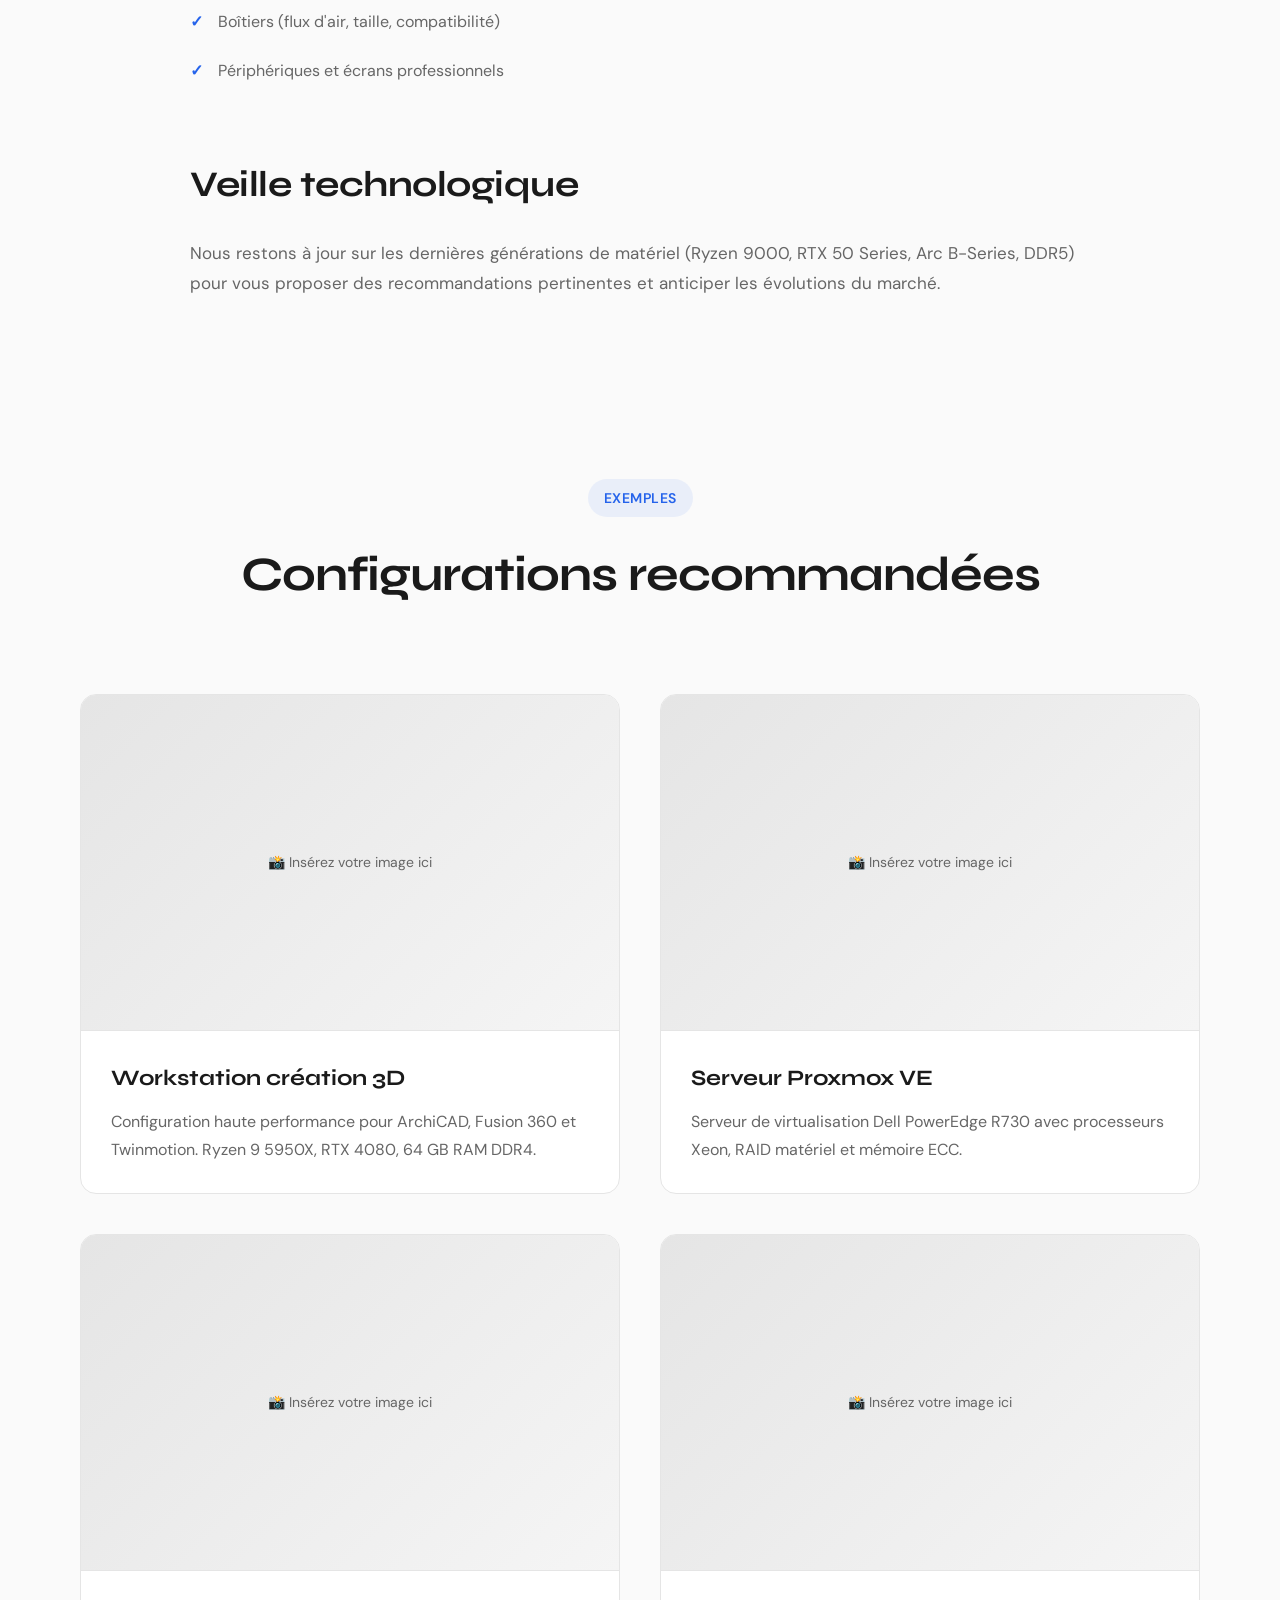
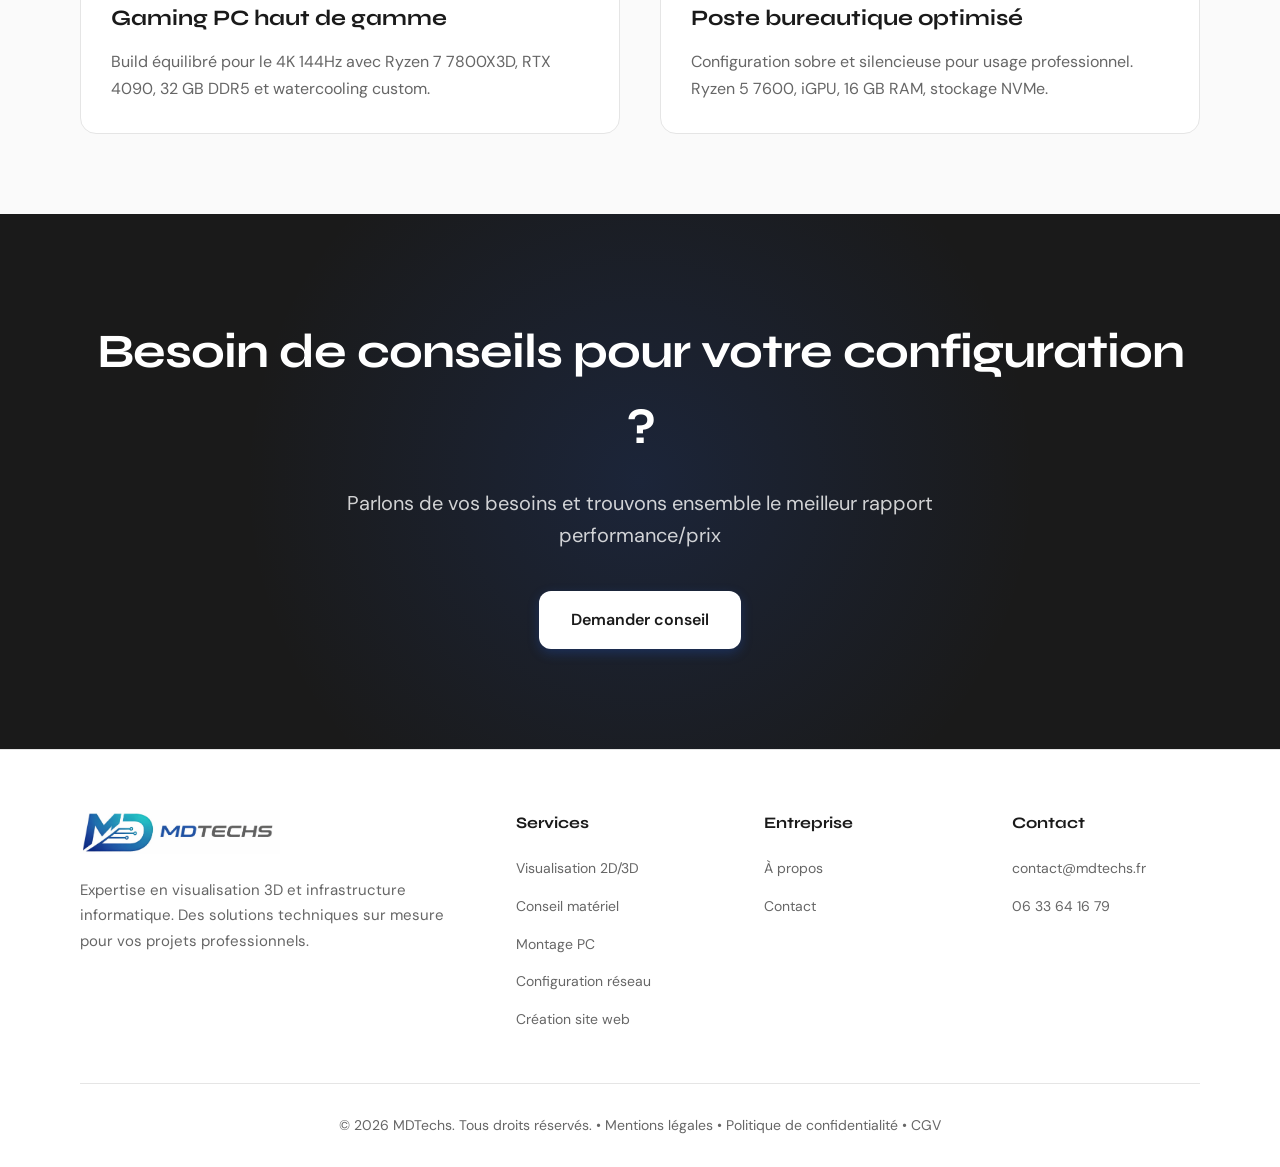
<file: conseil-materiel.html>
<!DOCTYPE html>
<html lang="fr">
<head>
    <meta charset="UTF-8">
    <meta name="viewport" content="width=device-width, initial-scale=1.0">
    <title>Conseil matériel — MDTechs</title>
    <link rel="icon" type="image/png" href="favicon.png">
    <link href="https://fonts.googleapis.com/css2?family=DM+Sans:wght@400;500;700&family=Syne:wght@600;700;800&display=swap" rel="stylesheet">
    <link rel="stylesheet" href="styles.css">
</head>
<body>
    <nav>
        <div class="container">
            <a href="index.html" class="logo">MDTechs</a>
            <ul class="nav-links">
                <li><a href="index.html">Accueil</a></li>
                <li><a href="visualisation-3d.html">Prestation 3D</a></li>
                <li><a href="conseil-materiel.html" class="active">Conseil matériel</a></li>
                <li><a href="montage-depannage.html">Montage & dépannage</a></li>
                <li><a href="configuration-reseau.html">Configuration réseau</a></li>
                <li><a href="creation-site-web.html">Création site web</a></li>
                <li><a href="contact.html">Contact</a></li>
            </ul>
        </div>
    </nav>

    <section class="page-header">
        <div class="container">
            <h1>Conseil matériel</h1>
            <p>Accompagnement expert pour choisir les meilleures configurations adaptées à vos besoins et votre budget</p>
        </div>
    </section>

    <section class="content-section">
        <div class="container">
            <div class="content-wrapper">
                <h2>Conseil personnalisé</h2>
                <p>Le choix du matériel informatique est crucial pour la performance et la pérennité de votre installation. Nous vous guidons à travers les options disponibles pour constituer une configuration optimale, que ce soit pour de la bureautique, du gaming, de la création de contenu ou des serveurs professionnels.</p>

                <h2>Notre approche</h2>
                <ul>
                    <li>Analyse détaillée de vos besoins et usages réels</li>
                    <li>Définition d'un budget réaliste et optimisé</li>
                    <li>Recommandations de composants adaptés et compatibles</li>
                    <li>Vérification de la cohérence de l'ensemble</li>
                    <li>Planification des évolutions futures</li>
                    <li>Suivi des prix et opportunités du marché</li>
                </ul>

                <h2>Domaines de compétence</h2>
                <p>Notre expertise couvre l'ensemble du matériel informatique :</p>
                <ul>
                    <li>Processeurs (AMD Ryzen, Intel Core) et refroidissement</li>
                    <li>Cartes graphiques (NVIDIA RTX, AMD Radeon, Intel Arc)</li>
                    <li>Mémoire RAM (DDR4/DDR5, latences, capacités)</li>
                    <li>Stockage (NVMe, SSD SATA, disques durs)</li>
                    <li>Cartes mères et compatibilité PCIe</li>
                    <li>Alimentations (calcul de puissance, certifications)</li>
                    <li>Boîtiers (flux d'air, taille, compatibilité)</li>
                    <li>Périphériques et écrans professionnels</li>
                </ul>

                <h2>Veille technologique</h2>
                <p>Nous restons à jour sur les dernières générations de matériel (Ryzen 9000, RTX 50 Series, Arc B-Series, DDR5) pour vous proposer des recommandations pertinentes et anticiper les évolutions du marché.</p>
            </div>
        </div>
    </section>

    <section class="portfolio-section">
        <div class="container">
            <div class="section-header">
                <span class="section-tag">EXEMPLES</span>
                <h2>Configurations recommandées</h2>
            </div>
            <div class="portfolio-grid">
                <div class="portfolio-item">
                    <div class="portfolio-image">
                        <!-- Placeholder pour votre image -->
                        <span>📸 Insérez votre image ici</span>
                    </div>
                    <div class="portfolio-content">
                        <h3>Workstation création 3D</h3>
                        <p>Configuration haute performance pour ArchiCAD, Fusion 360 et Twinmotion. Ryzen 9 5950X, RTX 4080, 64 GB RAM DDR4.</p>
                    </div>
                </div>

                <div class="portfolio-item">
                    <div class="portfolio-image">
                        <!-- Placeholder pour votre image -->
                        <span>📸 Insérez votre image ici</span>
                    </div>
                    <div class="portfolio-content">
                        <h3>Serveur Proxmox VE</h3>
                        <p>Serveur de virtualisation Dell PowerEdge R730 avec processeurs Xeon, RAID matériel et mémoire ECC.</p>
                    </div>
                </div>

                <div class="portfolio-item">
                    <div class="portfolio-image">
                        <!-- Placeholder pour votre image -->
                        <span>📸 Insérez votre image ici</span>
                    </div>
                    <div class="portfolio-content">
                        <h3>Gaming PC haut de gamme</h3>
                        <p>Build équilibré pour le 4K 144Hz avec Ryzen 7 7800X3D, RTX 4090, 32 GB DDR5 et watercooling custom.</p>
                    </div>
                </div>

                <div class="portfolio-item">
                    <div class="portfolio-image">
                        <!-- Placeholder pour votre image -->
                        <span>📸 Insérez votre image ici</span>
                    </div>
                    <div class="portfolio-content">
                        <h3>Poste bureautique optimisé</h3>
                        <p>Configuration sobre et silencieuse pour usage professionnel. Ryzen 5 7600, iGPU, 16 GB RAM, stockage NVMe.</p>
                    </div>
                </div>
            </div>
        </div>
    </section>

    <section class="cta-section">
        <div class="container">
            <h2>Besoin de conseils pour votre configuration ?</h2>
            <p>Parlons de vos besoins et trouvons ensemble le meilleur rapport performance/prix</p>
            <a href="contact.html" class="btn btn-primary">Demander conseil</a>
        </div>
    </section>

    <footer>
        <div class="container">
            <div class="footer-content">
                <div class="footer-brand">
                    <img src="logo-horizontal.png" alt="MDTechs" class="footer-logo">
                    <p>Expertise en visualisation 3D et infrastructure informatique. Des solutions techniques sur mesure pour vos projets professionnels.</p>
                </div>
                <div class="footer-section">
                    <h4>Services</h4>
                    <ul class="footer-links">
                        <li><a href="visualisation-3d.html">Visualisation 2D/3D</a></li>
                        <li><a href="conseil-materiel.html">Conseil matériel</a></li>
                        <li><a href="montage-depannage.html">Montage PC</a></li>
                        <li><a href="configuration-reseau.html">Configuration réseau</a></li>
                        <li><a href="creation-site-web.html">Création site web</a></li>
                    </ul>
                </div>
                <div class="footer-section">
                    <h4>Entreprise</h4>
                    <ul class="footer-links">
                        <li><a href="index.html#services">À propos</a></li>
                        <li><a href="contact.html">Contact</a></li>
                    </ul>
                </div>
                <div class="footer-section">
                    <h4>Contact</h4>
                    <ul class="footer-links">
                        <li><a href="mailt:contact@mdtechs.fr">contact@mdtechs.fr</a></li>
                        <li><a href="tel:+33633641679">06 33 64 16 79</a></li>
                    </ul>
                </div>
            </div>
            <div class="footer-bottom">
                <p>&copy; 2026 MDTechs. Tous droits réservés. • <a href="mentions-legales.html" style="color: var(--text-secondary); text-decoration: none;">Mentions légales</a> • <a href="politique-confidentialite.html" style="color: var(--text-secondary); text-decoration: none;">Politique de confidentialité</a> • <a href="cgv.html" style="color: var(--text-secondary); text-decoration: none;">CGV</a></p>
            </div>
        </div>
    </footer>
</file>
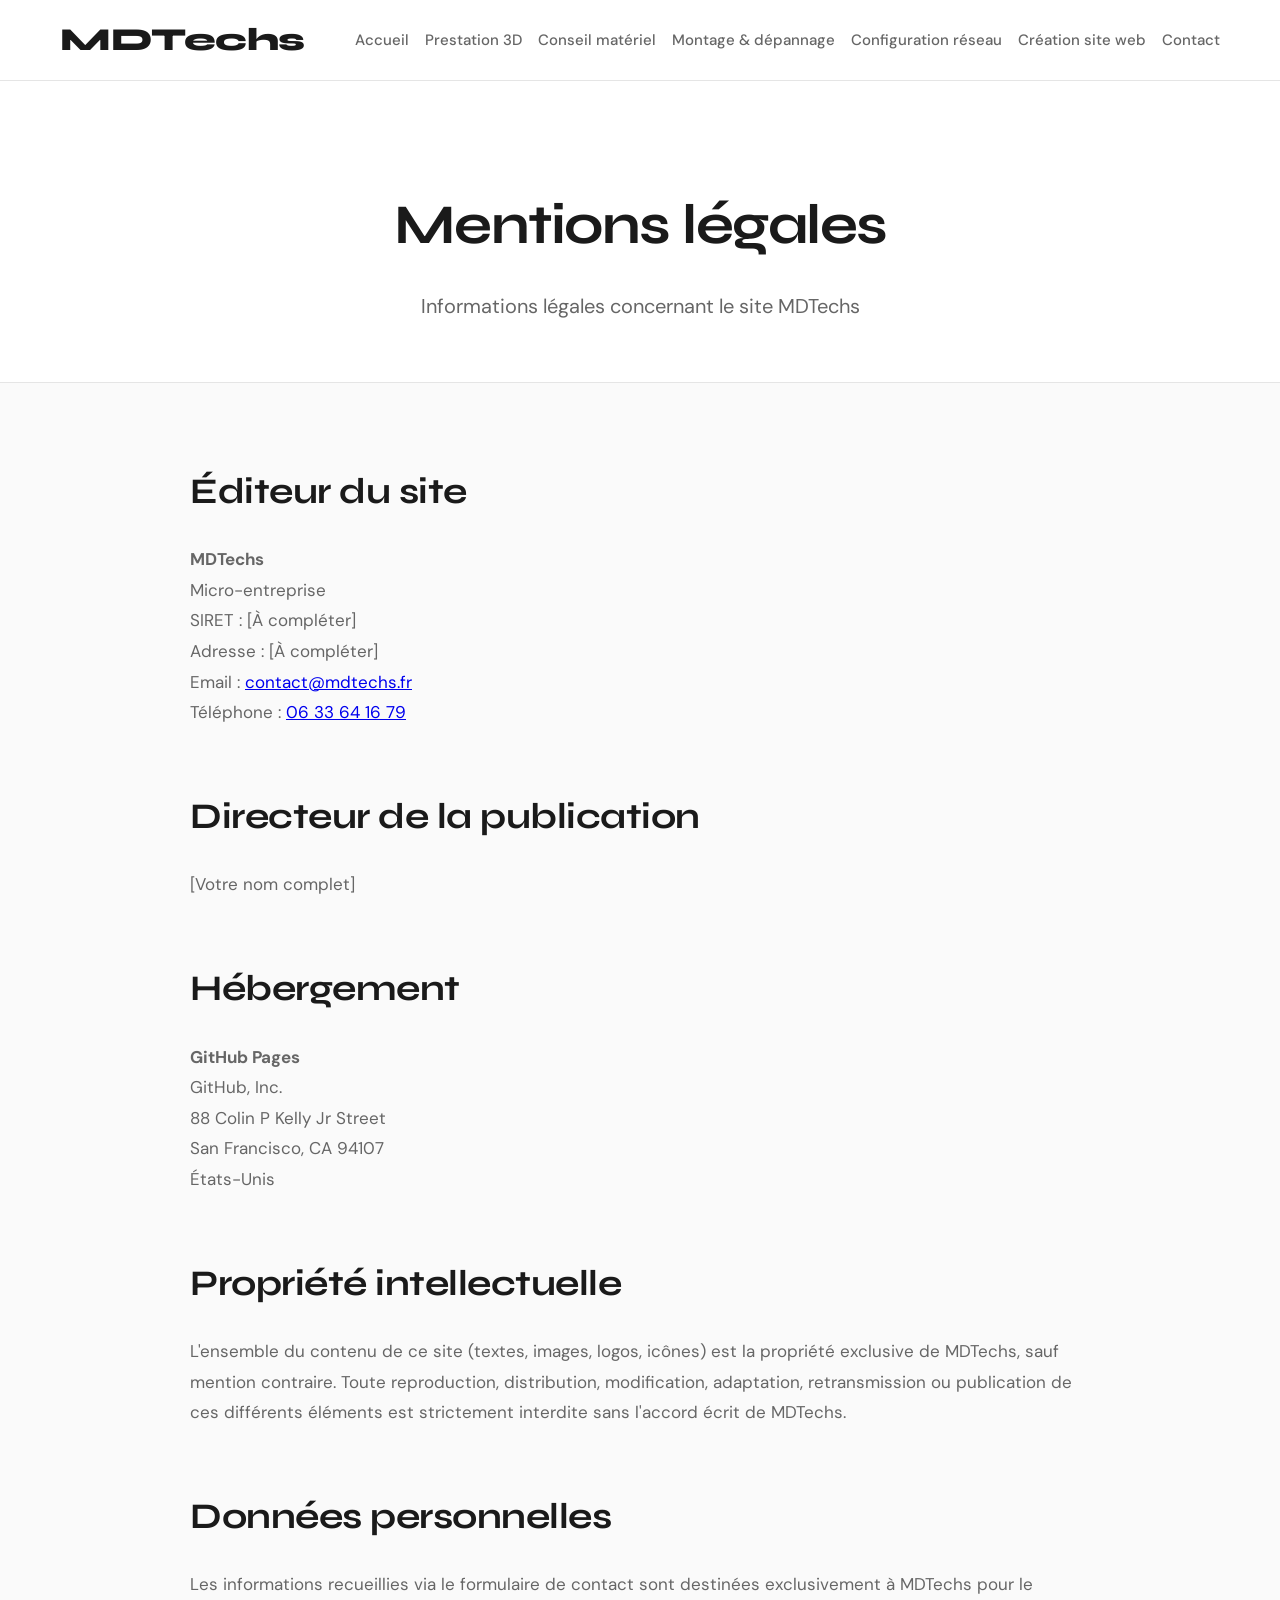
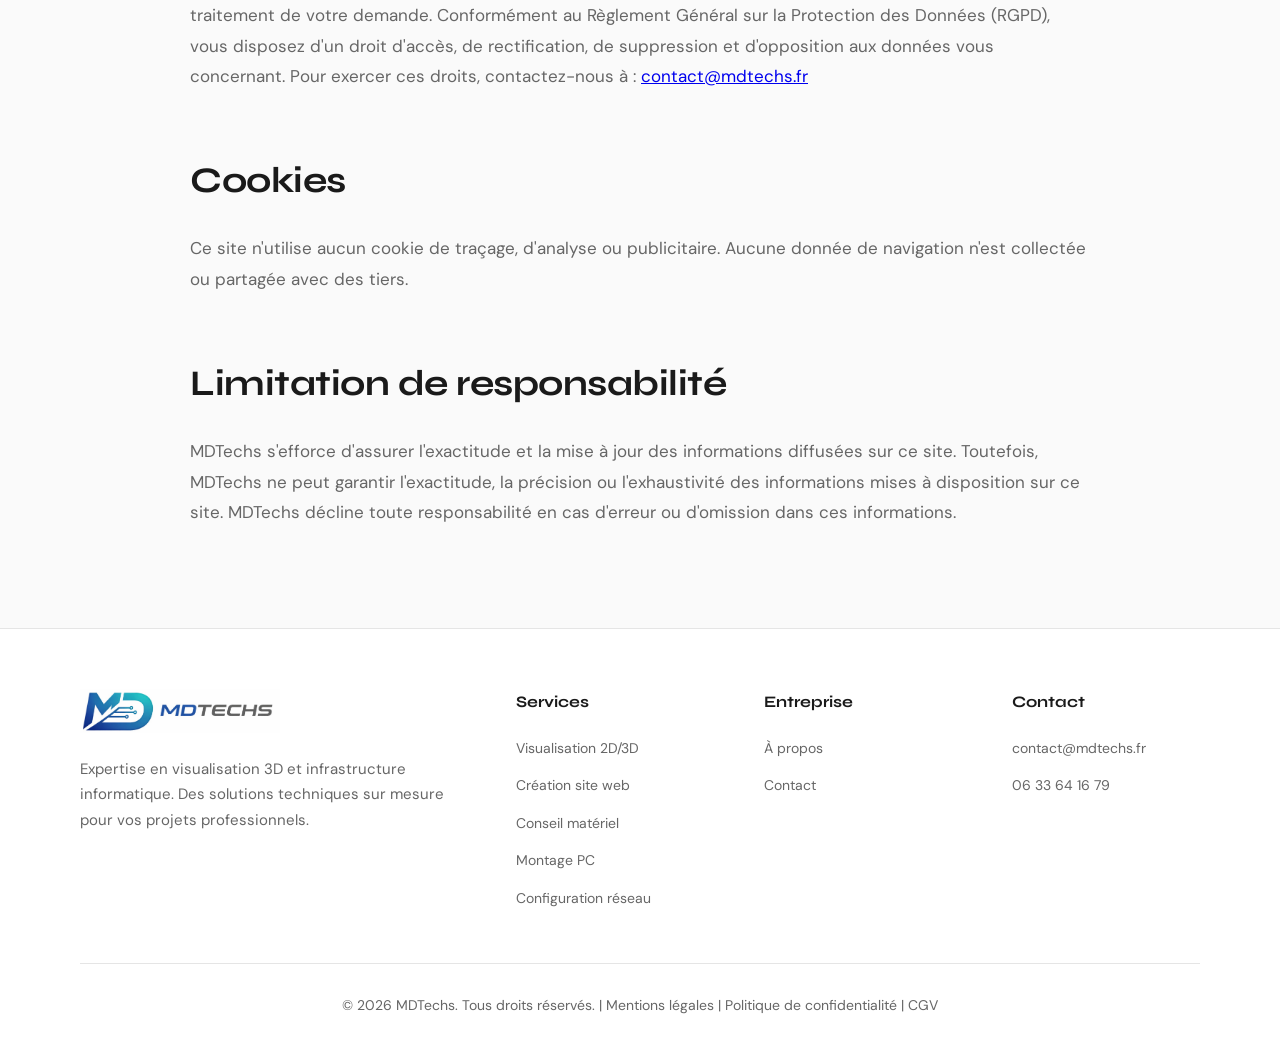
<file: mentions-legales.html>
<!DOCTYPE html>
<html lang="fr">
<head>
    <meta charset="UTF-8">
    <meta name="viewport" content="width=device-width, initial-scale=1.0">
    <title>Mentions légales — MDTechs</title>
    <link rel="icon" type="image/png" href="favicon.png">
    <link href="https://fonts.googleapis.com/css2?family=DM+Sans:wght@400;500;700&family=Syne:wght@600;700;800&display=swap" rel="stylesheet">
    <link rel="stylesheet" href="styles.css">
</head>
<body>
    <nav>
        <div class="container">
            <a href="index.html" class="logo">MDTechs</a>
            <ul class="nav-links">
                <li><a href="index.html">Accueil</a></li>
                <li><a href="visualisation-3d.html">Prestation 3D</a></li>
                <li><a href="conseil-materiel.html">Conseil matériel</a></li>
                <li><a href="montage-depannage.html">Montage & dépannage</a></li>
                <li><a href="configuration-reseau.html">Configuration réseau</a></li>
                <li><a href="creation-site-web.html">Création site web</a></li>
                <li><a href="contact.html">Contact</a></li>
            </ul>
        </div>
    </nav>

    <section class="page-header">
        <div class="container">
            <h1>Mentions légales</h1>
            <p>Informations légales concernant le site MDTechs</p>
        </div>
    </section>

    <section class="content-section">
        <div class="container">
            <div class="content-wrapper">
                <h2>Éditeur du site</h2>
                <p><strong>MDTechs</strong><br>
                Micro-entreprise<br>
                SIRET : [À compléter]<br>
                Adresse : [À compléter]<br>
                Email : <a href="mailto:contact@mdtechs.fr">contact@mdtechs.fr</a><br>
                Téléphone : <a href="tel:+33633641679">06 33 64 16 79</a></p>

                <h2>Directeur de la publication</h2>
                <p>[Votre nom complet]</p>

                <h2>Hébergement</h2>
                <p><strong>GitHub Pages</strong><br>
                GitHub, Inc.<br>
                88 Colin P Kelly Jr Street<br>
                San Francisco, CA 94107<br>
                États-Unis</p>

                <h2>Propriété intellectuelle</h2>
                <p>L'ensemble du contenu de ce site (textes, images, logos, icônes) est la propriété exclusive de MDTechs, sauf mention contraire. Toute reproduction, distribution, modification, adaptation, retransmission ou publication de ces différents éléments est strictement interdite sans l'accord écrit de MDTechs.</p>

                <h2>Données personnelles</h2>
                <p>Les informations recueillies via le formulaire de contact sont destinées exclusivement à MDTechs pour le traitement de votre demande. Conformément au Règlement Général sur la Protection des Données (RGPD), vous disposez d'un droit d'accès, de rectification, de suppression et d'opposition aux données vous concernant. Pour exercer ces droits, contactez-nous à : <a href="mailto:contact@mdtechs.fr">contact@mdtechs.fr</a></p>

                <h2>Cookies</h2>
                <p>Ce site n'utilise aucun cookie de traçage, d'analyse ou publicitaire. Aucune donnée de navigation n'est collectée ou partagée avec des tiers.</p>

                <h2>Limitation de responsabilité</h2>
                <p>MDTechs s'efforce d'assurer l'exactitude et la mise à jour des informations diffusées sur ce site. Toutefois, MDTechs ne peut garantir l'exactitude, la précision ou l'exhaustivité des informations mises à disposition sur ce site. MDTechs décline toute responsabilité en cas d'erreur ou d'omission dans ces informations.</p>
            </div>
        </div>
    </section>

    <footer>
        <div class="container">
            <div class="footer-content">
                <div class="footer-brand">
                    <img src="logo-horizontal.png" alt="MDTechs" class="footer-logo">
                    <p>Expertise en visualisation 3D et infrastructure informatique. Des solutions techniques sur mesure pour vos projets professionnels.</p>
                </div>
                <div class="footer-section">
                    <h4>Services</h4>
                    <ul class="footer-links">
                        <li><a href="visualisation-3d.html">Visualisation 2D/3D</a></li>
                        <li><a href="creation-site-web.html">Création site web</a></li>
                        <li><a href="conseil-materiel.html">Conseil matériel</a></li>
                        <li><a href="montage-depannage.html">Montage PC</a></li>
                        <li><a href="configuration-reseau.html">Configuration réseau</a></li>
                    </ul>
                </div>
                <div class="footer-section">
                    <h4>Entreprise</h4>
                    <ul class="footer-links">
                        <li><a href="index.html#services">À propos</a></li>
                        <li><a href="contact.html">Contact</a></li>
                    </ul>
                </div>
                <div class="footer-section">
                    <h4>Contact</h4>
                    <ul class="footer-links">
                        <li><a href="mailto:contact@mdtechs.fr">contact@mdtechs.fr</a></li>
                        <li><a href="tel:+33633641679">06 33 64 16 79</a></li>
                    </ul>
                </div>
            </div>
            <div class="footer-bottom">
                <p>&copy; 2026 MDTechs. Tous droits réservés. | 
                <a href="mentions-legales.html" style="color: var(--text-secondary); text-decoration: none;">Mentions légales</a> | 
                <a href="politique-confidentialite.html" style="color: var(--text-secondary); text-decoration: none;">Politique de confidentialité</a> | 
                <a href="cgv.html" style="color: var(--text-secondary); text-decoration: none;">CGV</a></p>
            </div>
        </div>
    </footer>

    <script src="script.js"></script>
</body>
</html>
</file>
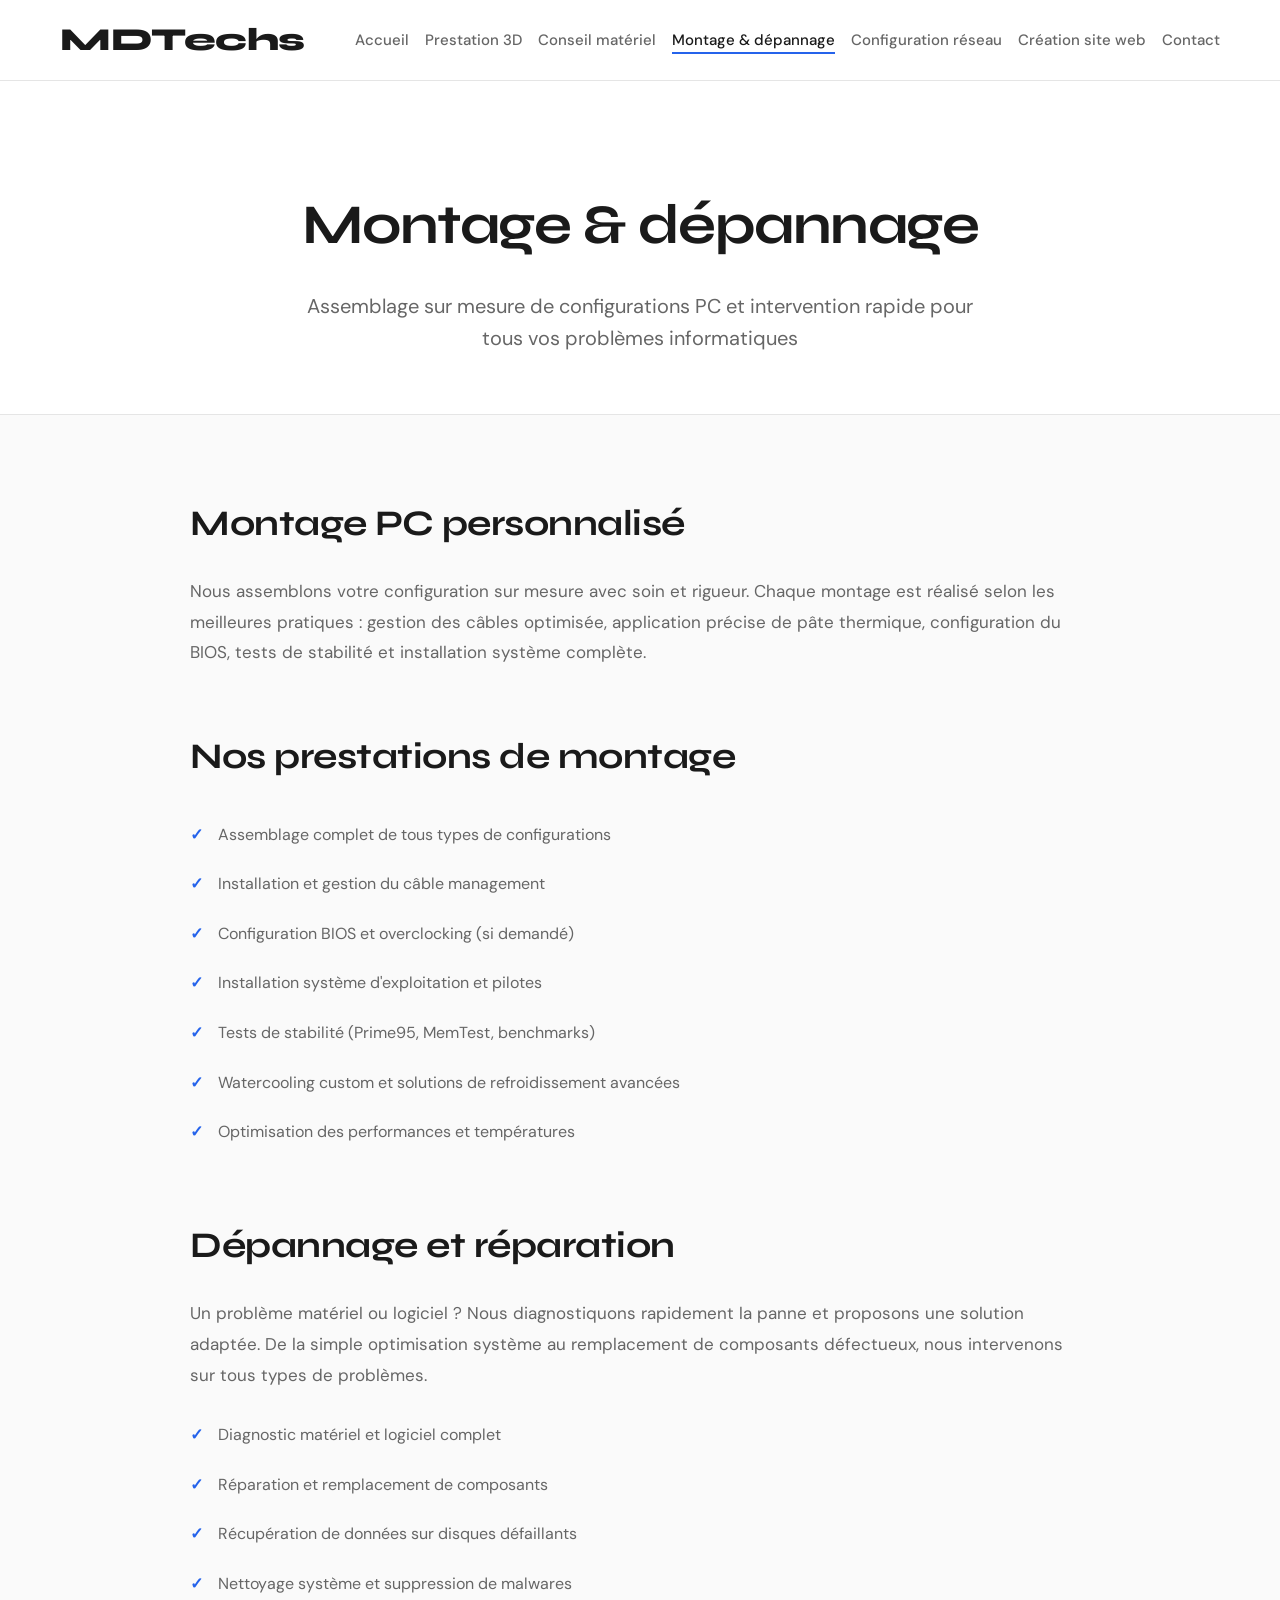
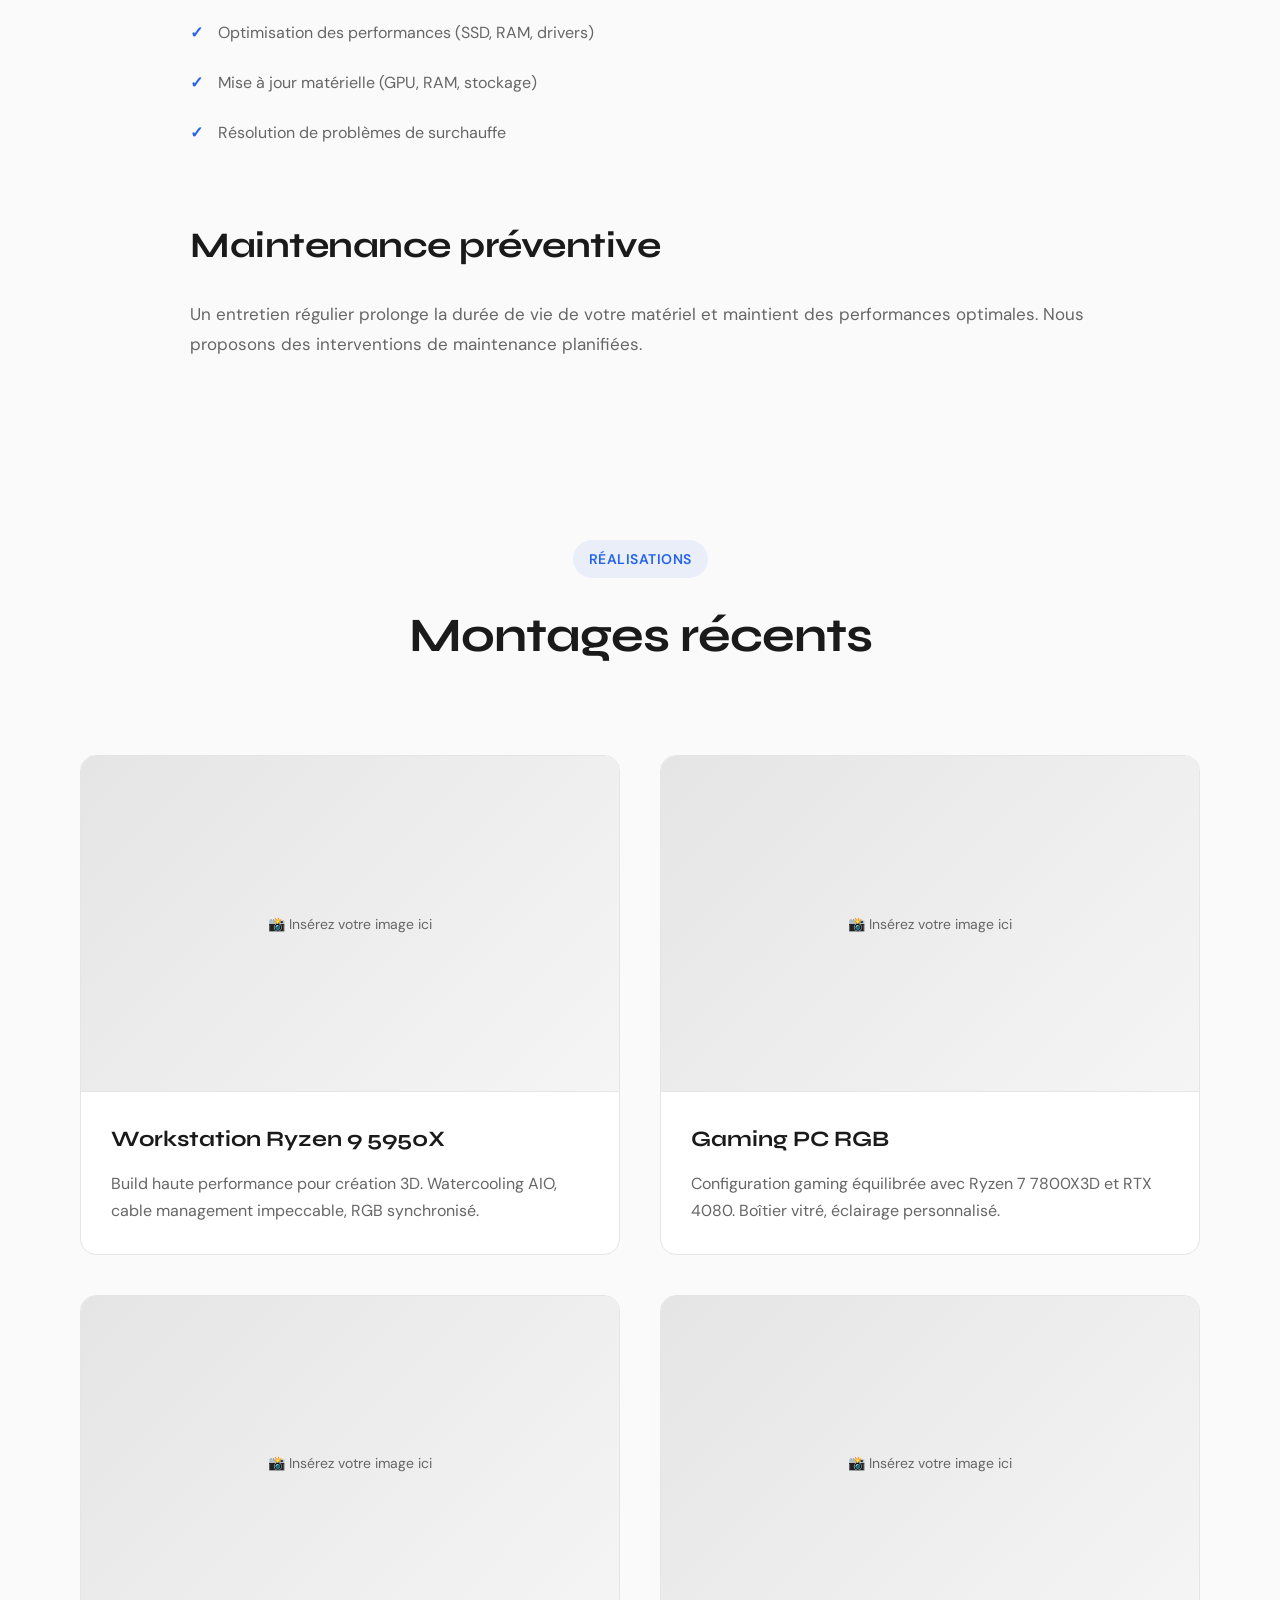
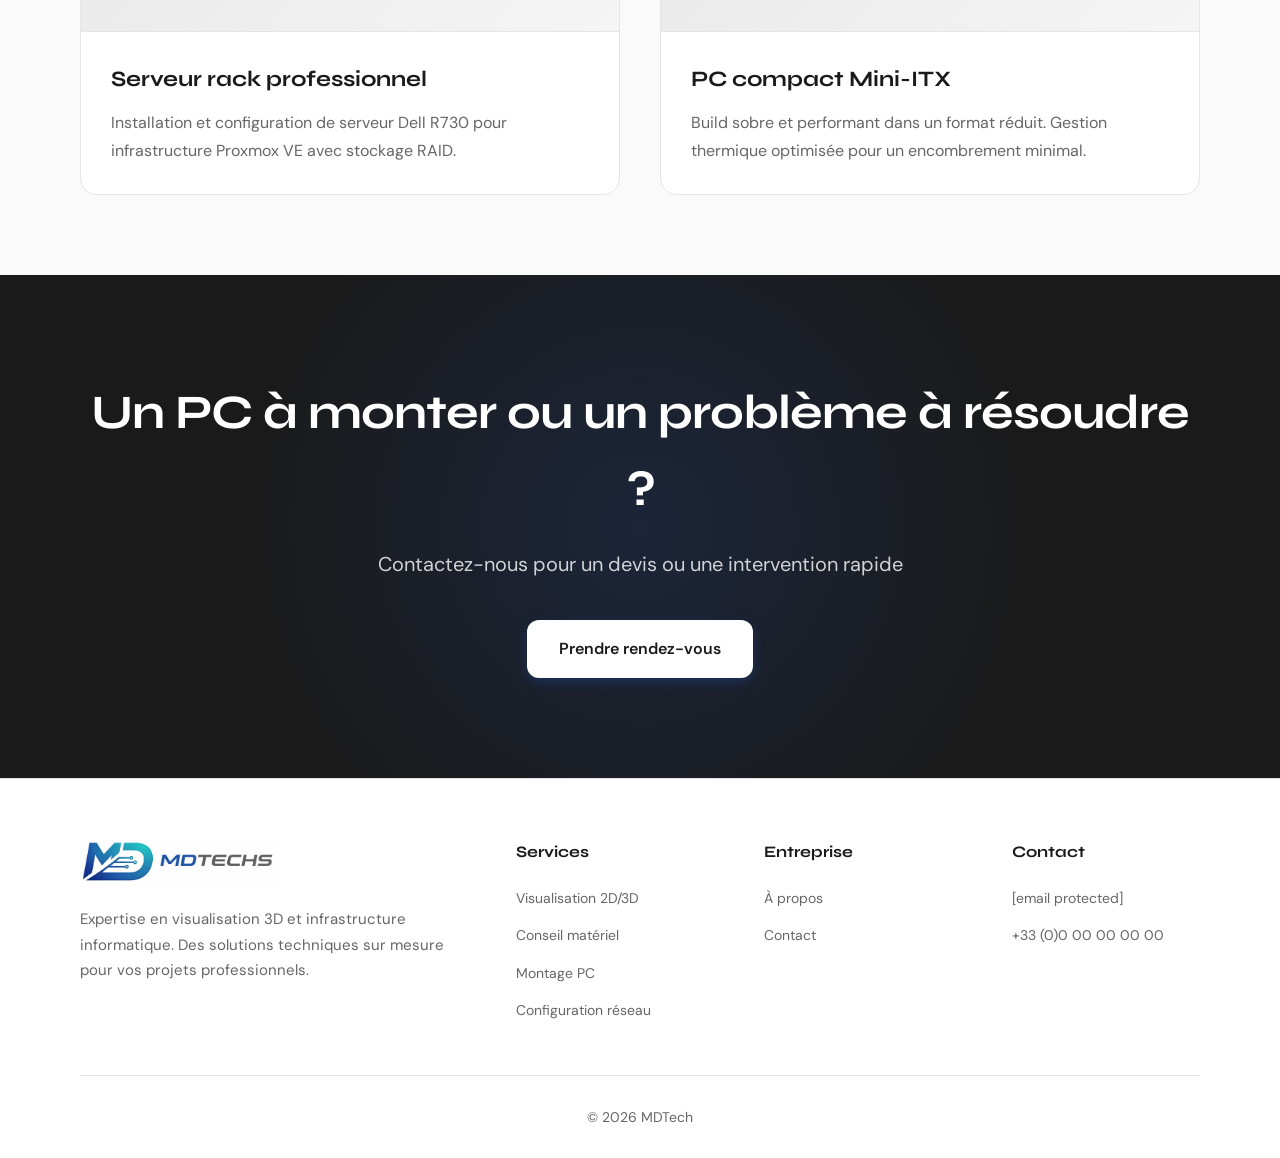
<file: montage-depannage.html>
<!DOCTYPE html>
<html lang="fr">
<head>
    <meta charset="UTF-8">
    <meta name="viewport" content="width=device-width, initial-scale=1.0">
    <title>Montage & dépannage — MDTechs</title>
    <link rel="icon" type="image/png" href="favicon.png">
    <link href="https://fonts.googleapis.com/css2?family=DM+Sans:wght@400;500;700&family=Syne:wght@600;700;800&display=swap" rel="stylesheet">
    <link rel="stylesheet" href="styles.css">
</head>
<body>
    <nav>
        <div class="container">
            <a href="index.html" class="logo">MDTechs</a>
            <ul class="nav-links">
                <li><a href="index.html">Accueil</a></li>
                <li><a href="visualisation-3d.html">Prestation 3D</a></li>
                <li><a href="conseil-materiel.html">Conseil matériel</a></li>
                <li><a href="montage-depannage.html" class="active">Montage & dépannage</a></li>
                <li><a href="configuration-reseau.html">Configuration réseau</a></li>
                <li><a href="creation-site-web.html">Création site web</a></li>
                <li><a href="contact.html">Contact</a></li>
            </ul>
        </div>
    </nav>

    <section class="page-header">
        <div class="container">
            <h1>Montage & dépannage</h1>
            <p>Assemblage sur mesure de configurations PC et intervention rapide pour tous vos problèmes informatiques</p>
        </div>
    </section>

    <section class="content-section">
        <div class="container">
            <div class="content-wrapper">
                <h2>Montage PC personnalisé</h2>
                <p>Nous assemblons votre configuration sur mesure avec soin et rigueur. Chaque montage est réalisé selon les meilleures pratiques : gestion des câbles optimisée, application précise de pâte thermique, configuration du BIOS, tests de stabilité et installation système complète.</p>

                <h2>Nos prestations de montage</h2>
                <ul>
                    <li>Assemblage complet de tous types de configurations</li>
                    <li>Installation et gestion du câble management</li>
                    <li>Configuration BIOS et overclocking (si demandé)</li>
                    <li>Installation système d'exploitation et pilotes</li>
                    <li>Tests de stabilité (Prime95, MemTest, benchmarks)</li>
                    <li>Watercooling custom et solutions de refroidissement avancées</li>
                    <li>Optimisation des performances et températures</li>
                </ul>

                <h2>Dépannage et réparation</h2>
                <p>Un problème matériel ou logiciel ? Nous diagnostiquons rapidement la panne et proposons une solution adaptée. De la simple optimisation système au remplacement de composants défectueux, nous intervenons sur tous types de problèmes.</p>

                <ul>
                    <li>Diagnostic matériel et logiciel complet</li>
                    <li>Réparation et remplacement de composants</li>
                    <li>Récupération de données sur disques défaillants</li>
                    <li>Nettoyage système et suppression de malwares</li>
                    <li>Optimisation des performances (SSD, RAM, drivers)</li>
                    <li>Mise à jour matérielle (GPU, RAM, stockage)</li>
                    <li>Résolution de problèmes de surchauffe</li>
                </ul>

                <h2>Maintenance préventive</h2>
                <p>Un entretien régulier prolonge la durée de vie de votre matériel et maintient des performances optimales. Nous proposons des interventions de maintenance planifiées.</p>
            </div>
        </div>
    </section>

    <section class="portfolio-section">
        <div class="container">
            <div class="section-header">
                <span class="section-tag">RÉALISATIONS</span>
                <h2>Montages récents</h2>
            </div>
            <div class="portfolio-grid">
                <div class="portfolio-item">
                    <div class="portfolio-image">
                        <!-- Placeholder pour votre image -->
                        <span>📸 Insérez votre image ici</span>
                    </div>
                    <div class="portfolio-content">
                        <h3>Workstation Ryzen 9 5950X</h3>
                        <p>Build haute performance pour création 3D. Watercooling AIO, cable management impeccable, RGB synchronisé.</p>
                    </div>
                </div>

                <div class="portfolio-item">
                    <div class="portfolio-image">
                        <!-- Placeholder pour votre image -->
                        <span>📸 Insérez votre image ici</span>
                    </div>
                    <div class="portfolio-content">
                        <h3>Gaming PC RGB</h3>
                        <p>Configuration gaming équilibrée avec Ryzen 7 7800X3D et RTX 4080. Boîtier vitré, éclairage personnalisé.</p>
                    </div>
                </div>

                <div class="portfolio-item">
                    <div class="portfolio-image">
                        <!-- Placeholder pour votre image -->
                        <span>📸 Insérez votre image ici</span>
                    </div>
                    <div class="portfolio-content">
                        <h3>Serveur rack professionnel</h3>
                        <p>Installation et configuration de serveur Dell R730 pour infrastructure Proxmox VE avec stockage RAID.</p>
                    </div>
                </div>

                <div class="portfolio-item">
                    <div class="portfolio-image">
                        <!-- Placeholder pour votre image -->
                        <span>📸 Insérez votre image ici</span>
                    </div>
                    <div class="portfolio-content">
                        <h3>PC compact Mini-ITX</h3>
                        <p>Build sobre et performant dans un format réduit. Gestion thermique optimisée pour un encombrement minimal.</p>
                    </div>
                </div>
            </div>
        </div>
    </section>

    <section class="cta-section">
        <div class="container">
            <h2>Un PC à monter ou un problème à résoudre ?</h2>
            <p>Contactez-nous pour un devis ou une intervention rapide</p>
            <a href="contact.html" class="btn btn-primary">Prendre rendez-vous</a>
        </div>
    </section>

    <footer>
        <div class="container">
            <div class="footer-content">
                <div class="footer-brand">
                    <img src="logo-horizontal.png" alt="MDTechs" class="footer-logo">
                    <p>Expertise en visualisation 3D et infrastructure informatique. Des solutions techniques sur mesure pour vos projets professionnels.</p>
                </div>
                <div class="footer-section">
                    <h4>Services</h4>
                    <ul class="footer-links">
                        <li><a href="visualisation-3d.html">Visualisation 2D/3D</a></li>
                        <li><a href="conseil-materiel.html">Conseil matériel</a></li>
                        <li><a href="montage-depannage.html">Montage PC</a></li>
                        <li><a href="configuration-reseau.html">Configuration réseau</a></li>
                    </ul>
                </div>
                <div class="footer-section">
                    <h4>Entreprise</h4>
                    <ul class="footer-links">
                        <li><a href="index.html#services">À propos</a></li>
                        <li><a href="contact.html">Contact</a></li>
                    </ul>
                </div>
                <div class="footer-section">
                    <h4>Contact</h4>
                    <ul class="footer-links">
                        <li><a href="/cdn-cgi/l/email-protection#f3909c9d87929087b39e978796909b80dd9581"><span class="__cf_email__" data-cfemail="a6c5c9c8d2c7c5d2e6cbc2d2c3c5ced588c0d4">[email&#160;protected]</span></a></li>
                        <li><a href="tel:+33000000000">+33 (0)0 00 00 00 00</a></li>
                    </ul>
                </div>
            </div>
            <div class="footer-bottom">
                <p>&copy; 2026 MDTech
</file>
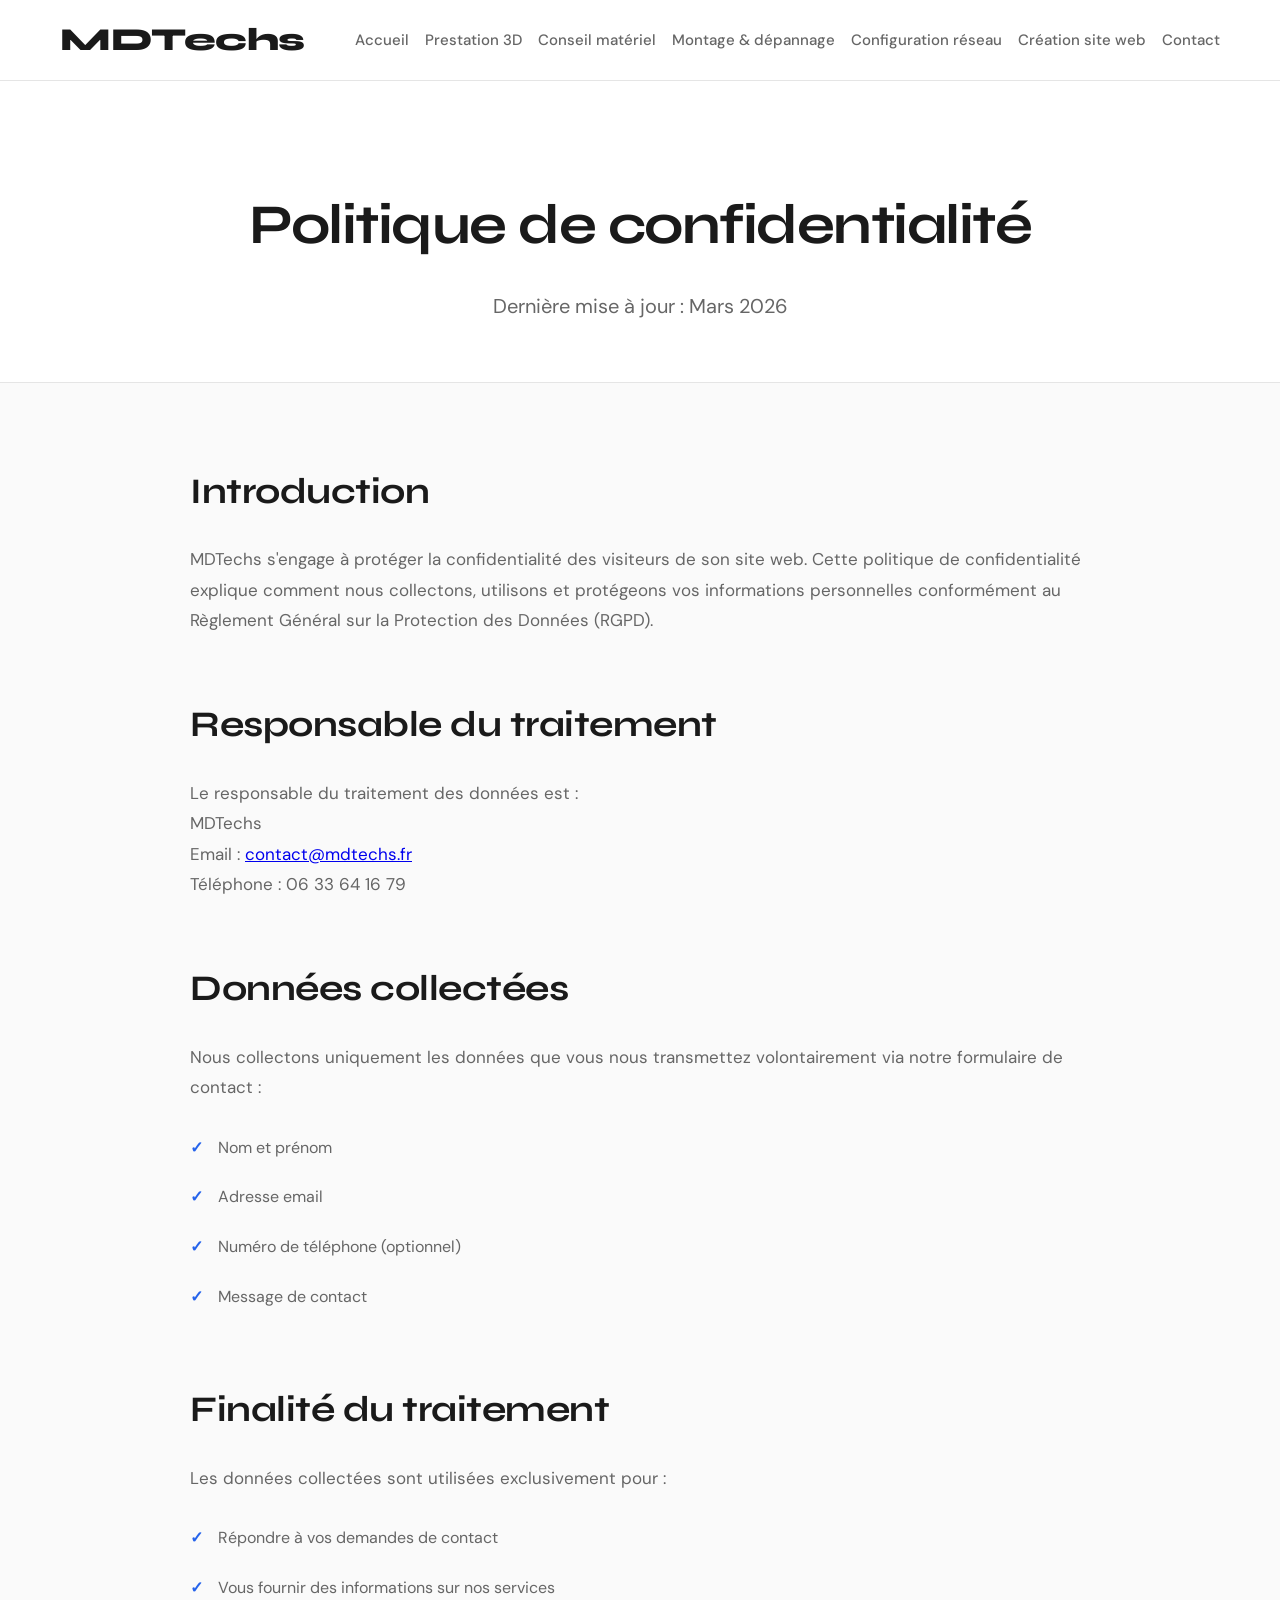
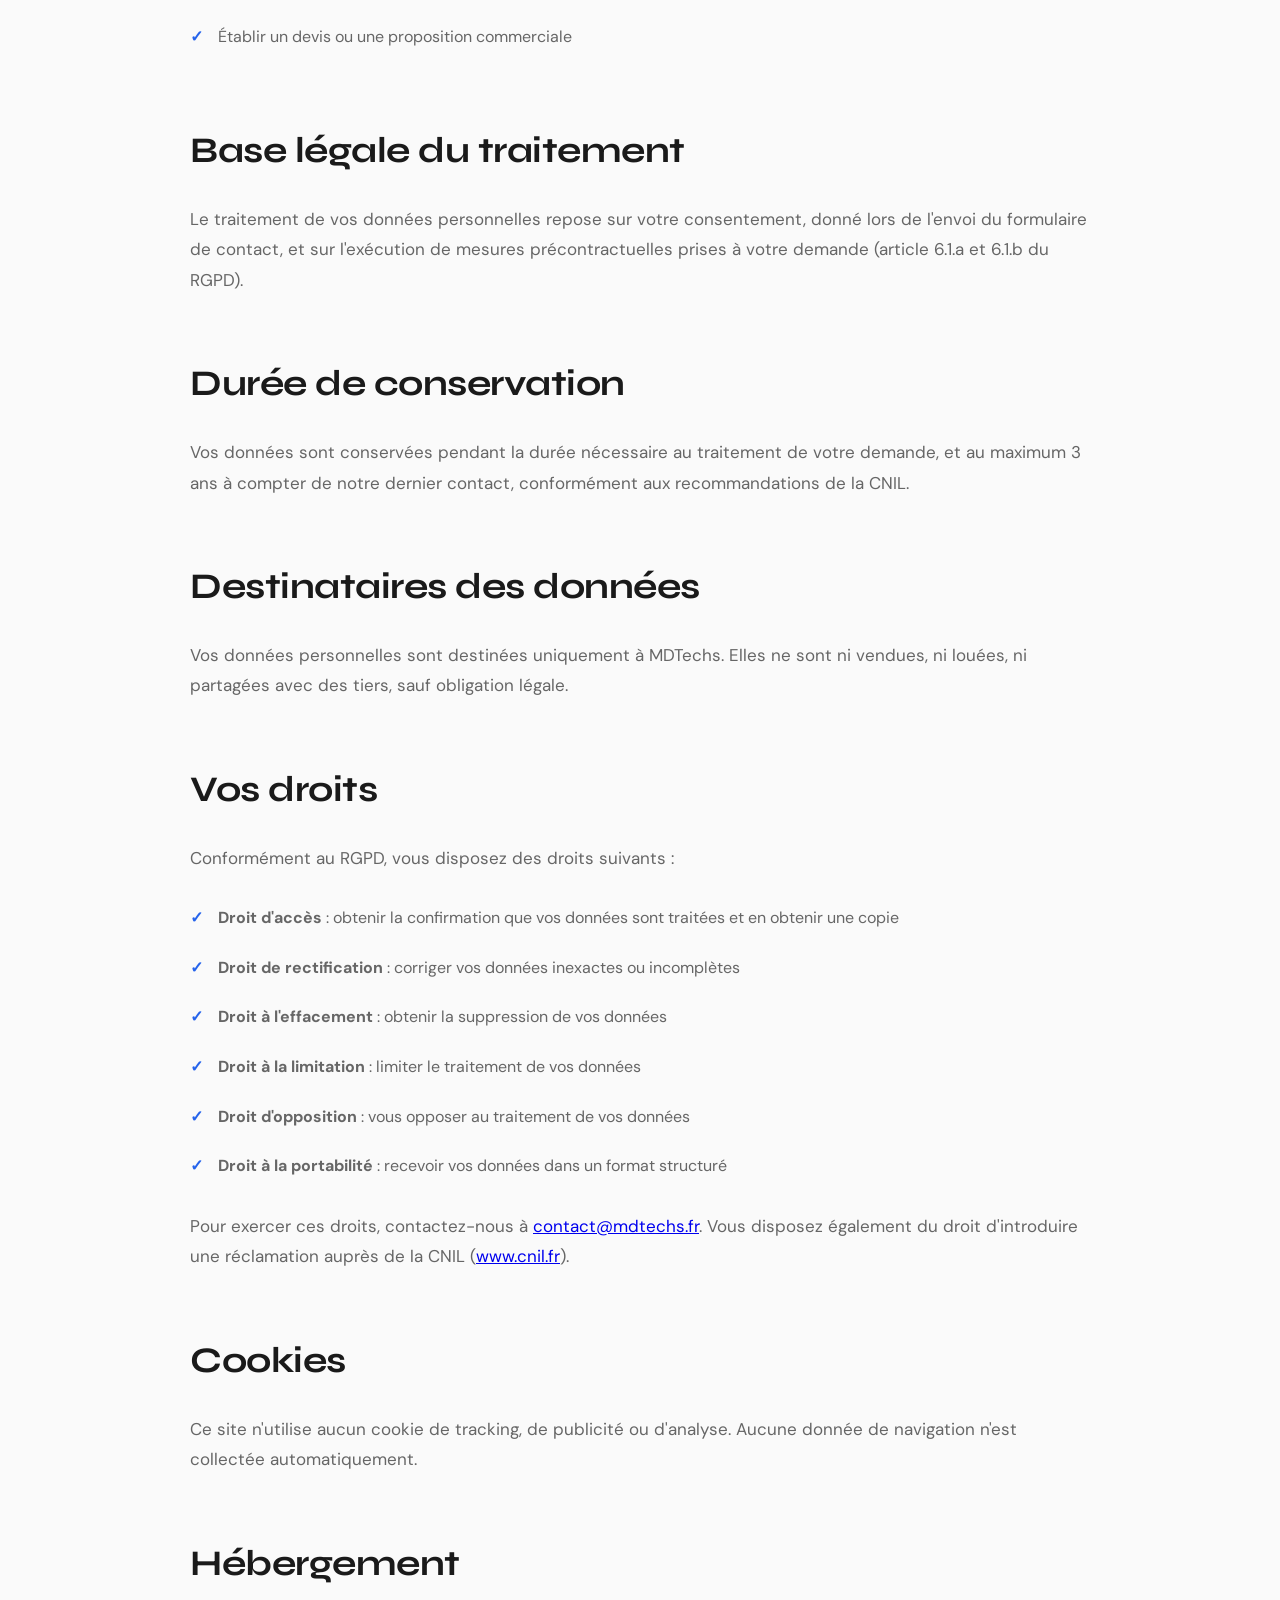
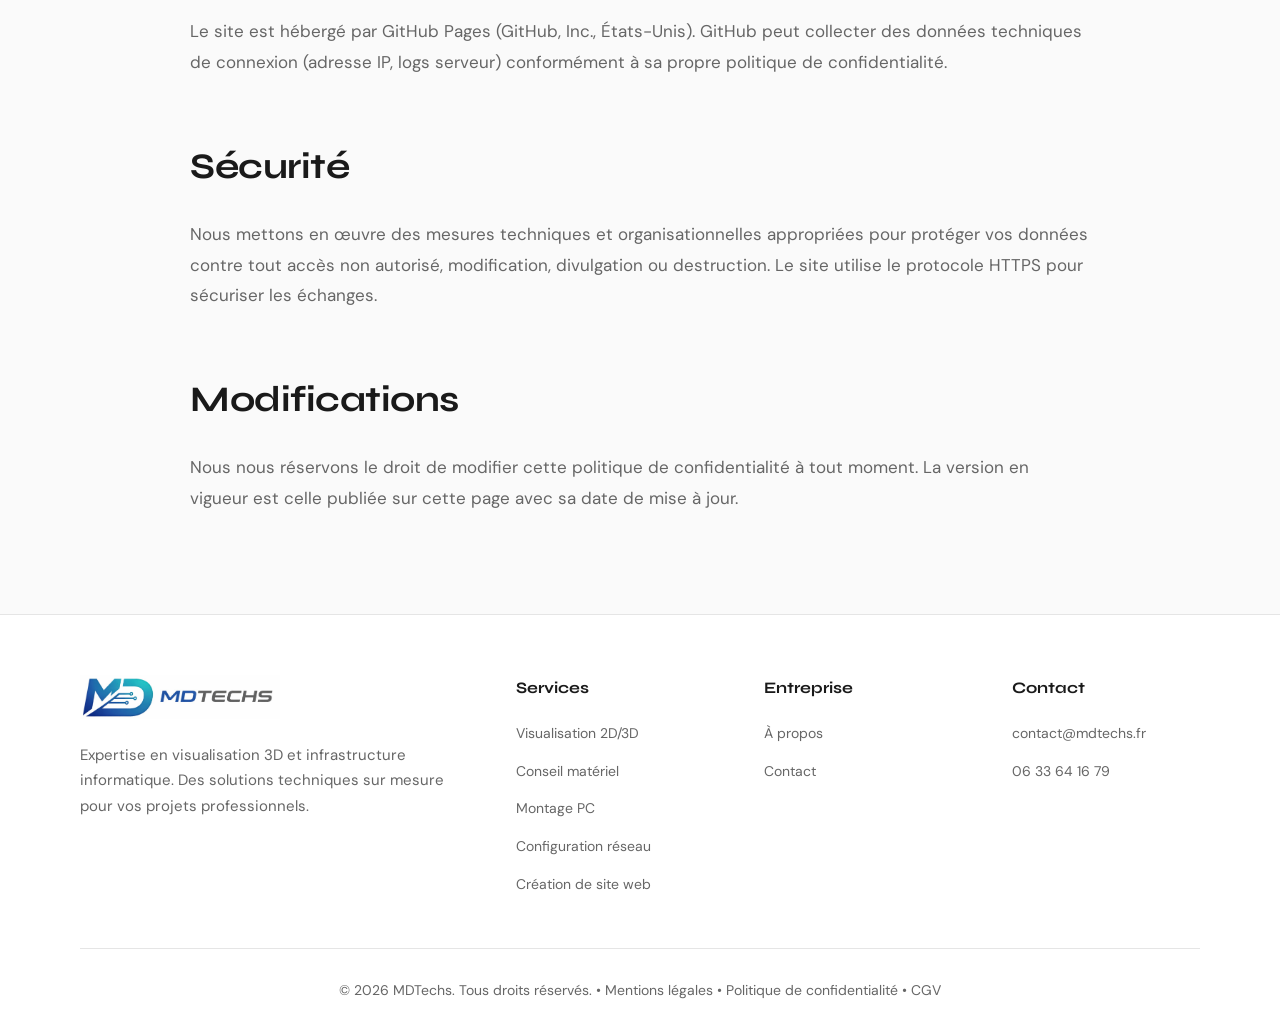
<file: politique-confidentialite.html>
<!DOCTYPE html>
<html lang="fr">
<head>
    <meta charset="UTF-8">
    <meta name="viewport" content="width=device-width, initial-scale=1.0">
    <title>Politique de confidentialité — MDTechs</title>
    <link rel="icon" type="image/png" href="favicon.png">
    <link href="https://fonts.googleapis.com/css2?family=DM+Sans:wght@400;500;700&family=Syne:wght@600;700;800&display=swap" rel="stylesheet">
    <link rel="stylesheet" href="styles.css">
</head>
<body>
    <nav>
        <div class="container">
            <a href="index.html" class="logo">MDTechs</a>
            <ul class="nav-links">
                <li><a href="index.html">Accueil</a></li>
                <li><a href="visualisation-3d.html">Prestation 3D</a></li>
                <li><a href="conseil-materiel.html">Conseil matériel</a></li>
                <li><a href="montage-depannage.html">Montage & dépannage</a></li>
                <li><a href="configuration-reseau.html">Configuration réseau</a></li>
                <li><a href="creation-site-web.html">Création site web</a></li>
                <li><a href="contact.html">Contact</a></li>
            </ul>
        </div>
    </nav>

    <section class="page-header">
        <div class="container">
            <h1>Politique de confidentialité</h1>
            <p>Dernière mise à jour : Mars 2026</p>
        </div>
    </section>

    <section class="content-section">
        <div class="container">
            <div class="content-wrapper">
                <h2>Introduction</h2>
                <p>
                    MDTechs s'engage à protéger la confidentialité des visiteurs de son site web. Cette politique de confidentialité explique comment nous collectons, utilisons et protégeons vos informations personnelles conformément au Règlement Général sur la Protection des Données (RGPD).
                </p>

                <h2>Responsable du traitement</h2>
                <p>
                    Le responsable du traitement des données est :<br>
                    MDTechs<br>
                    Email : <a href="mailto:contact@mdtechs.fr">contact@mdtechs.fr</a><br>
                    Téléphone : 06 33 64 16 79
                </p>

                <h2>Données collectées</h2>
                <p>
                    Nous collectons uniquement les données que vous nous transmettez volontairement via notre formulaire de contact :
                </p>
                <ul>
                    <li>Nom et prénom</li>
                    <li>Adresse email</li>
                    <li>Numéro de téléphone (optionnel)</li>
                    <li>Message de contact</li>
                </ul>

                <h2>Finalité du traitement</h2>
                <p>
                    Les données collectées sont utilisées exclusivement pour :
                </p>
                <ul>
                    <li>Répondre à vos demandes de contact</li>
                    <li>Vous fournir des informations sur nos services</li>
                    <li>Établir un devis ou une proposition commerciale</li>
                </ul>

                <h2>Base légale du traitement</h2>
                <p>
                    Le traitement de vos données personnelles repose sur votre consentement, donné lors de l'envoi du formulaire de contact, et sur l'exécution de mesures précontractuelles prises à votre demande (article 6.1.a et 6.1.b du RGPD).
                </p>

                <h2>Durée de conservation</h2>
                <p>
                    Vos données sont conservées pendant la durée nécessaire au traitement de votre demande, et au maximum 3 ans à compter de notre dernier contact, conformément aux recommandations de la CNIL.
                </p>

                <h2>Destinataires des données</h2>
                <p>
                    Vos données personnelles sont destinées uniquement à MDTechs. Elles ne sont ni vendues, ni louées, ni partagées avec des tiers, sauf obligation légale.
                </p>

                <h2>Vos droits</h2>
                <p>
                    Conformément au RGPD, vous disposez des droits suivants :
                </p>
                <ul>
                    <li><strong>Droit d'accès</strong> : obtenir la confirmation que vos données sont traitées et en obtenir une copie</li>
                    <li><strong>Droit de rectification</strong> : corriger vos données inexactes ou incomplètes</li>
                    <li><strong>Droit à l'effacement</strong> : obtenir la suppression de vos données</li>
                    <li><strong>Droit à la limitation</strong> : limiter le traitement de vos données</li>
                    <li><strong>Droit d'opposition</strong> : vous opposer au traitement de vos données</li>
                    <li><strong>Droit à la portabilité</strong> : recevoir vos données dans un format structuré</li>
                </ul>
                <p>
                    Pour exercer ces droits, contactez-nous à <a href="mailto:contact@mdtechs.fr">contact@mdtechs.fr</a>. Vous disposez également du droit d'introduire une réclamation auprès de la CNIL (<a href="https://www.cnil.fr" target="_blank" rel="noopener">www.cnil.fr</a>).
                </p>

                <h2>Cookies</h2>
                <p>
                    Ce site n'utilise aucun cookie de tracking, de publicité ou d'analyse. Aucune donnée de navigation n'est collectée automatiquement.
                </p>

                <h2>Hébergement</h2>
                <p>
                    Le site est hébergé par GitHub Pages (GitHub, Inc., États-Unis). GitHub peut collecter des données techniques de connexion (adresse IP, logs serveur) conformément à sa propre politique de confidentialité.
                </p>

                <h2>Sécurité</h2>
                <p>
                    Nous mettons en œuvre des mesures techniques et organisationnelles appropriées pour protéger vos données contre tout accès non autorisé, modification, divulgation ou destruction. Le site utilise le protocole HTTPS pour sécuriser les échanges.
                </p>

                <h2>Modifications</h2>
                <p>
                    Nous nous réservons le droit de modifier cette politique de confidentialité à tout moment. La version en vigueur est celle publiée sur cette page avec sa date de mise à jour.
                </p>
            </div>
        </div>
    </section>

    <footer>
        <div class="container">
            <div class="footer-content">
                <div class="footer-brand">
                    <img src="logo-horizontal.png" alt="MDTechs" class="footer-logo">
                    <p>Expertise en visualisation 3D et infrastructure informatique. Des solutions techniques sur mesure pour vos projets professionnels.</p>
                </div>
                <div class="footer-section">
                    <h4>Services</h4>
                    <ul class="footer-links">
                        <li><a href="visualisation-3d.html">Visualisation 2D/3D</a></li>
                        <li><a href="conseil-materiel.html">Conseil matériel</a></li>
                        <li><a href="montage-depannage.html">Montage PC</a></li>
                        <li><a href="configuration-reseau.html">Configuration réseau</a></li>
                        <li><a href="creation-site-web.html">Création de site web</a></li>
                    </ul>
                </div>
                <div class="footer-section">
                    <h4>Entreprise</h4>
                    <ul class="footer-links">
                        <li><a href="index.html#services">À propos</a></li>
                        <li><a href="contact.html">Contact</a></li>
                    </ul>
                </div>
                <div class="footer-section">
                    <h4>Contact</h4>
                    <ul class="footer-links">
                        <li><a href="mailto:contact@mdtechs.fr">contact@mdtechs.fr</a></li>
                        <li><a href="tel:+33633641679">06 33 64 16 79</a></li>
                    </ul>
                </div>
            </div>
            <div class="footer-bottom">
                <p>&copy; 2026 MDTechs. Tous droits réservés. • <a href="mentions-legales.html" style="color: var(--text-secondary); text-decoration: none;">Mentions légales</a> • <a href="politique-confidentialite.html" style="color: var(--text-secondary); text-decoration: none;">Politique de confidentialité</a> • <a href="cgv.html" style="color: var(--text-secondary); text-decoration: none;">CGV</a></p>
            </div>
        </div>
    </footer>

    <script src="script.js"></script>
</body>
</html>
</file>
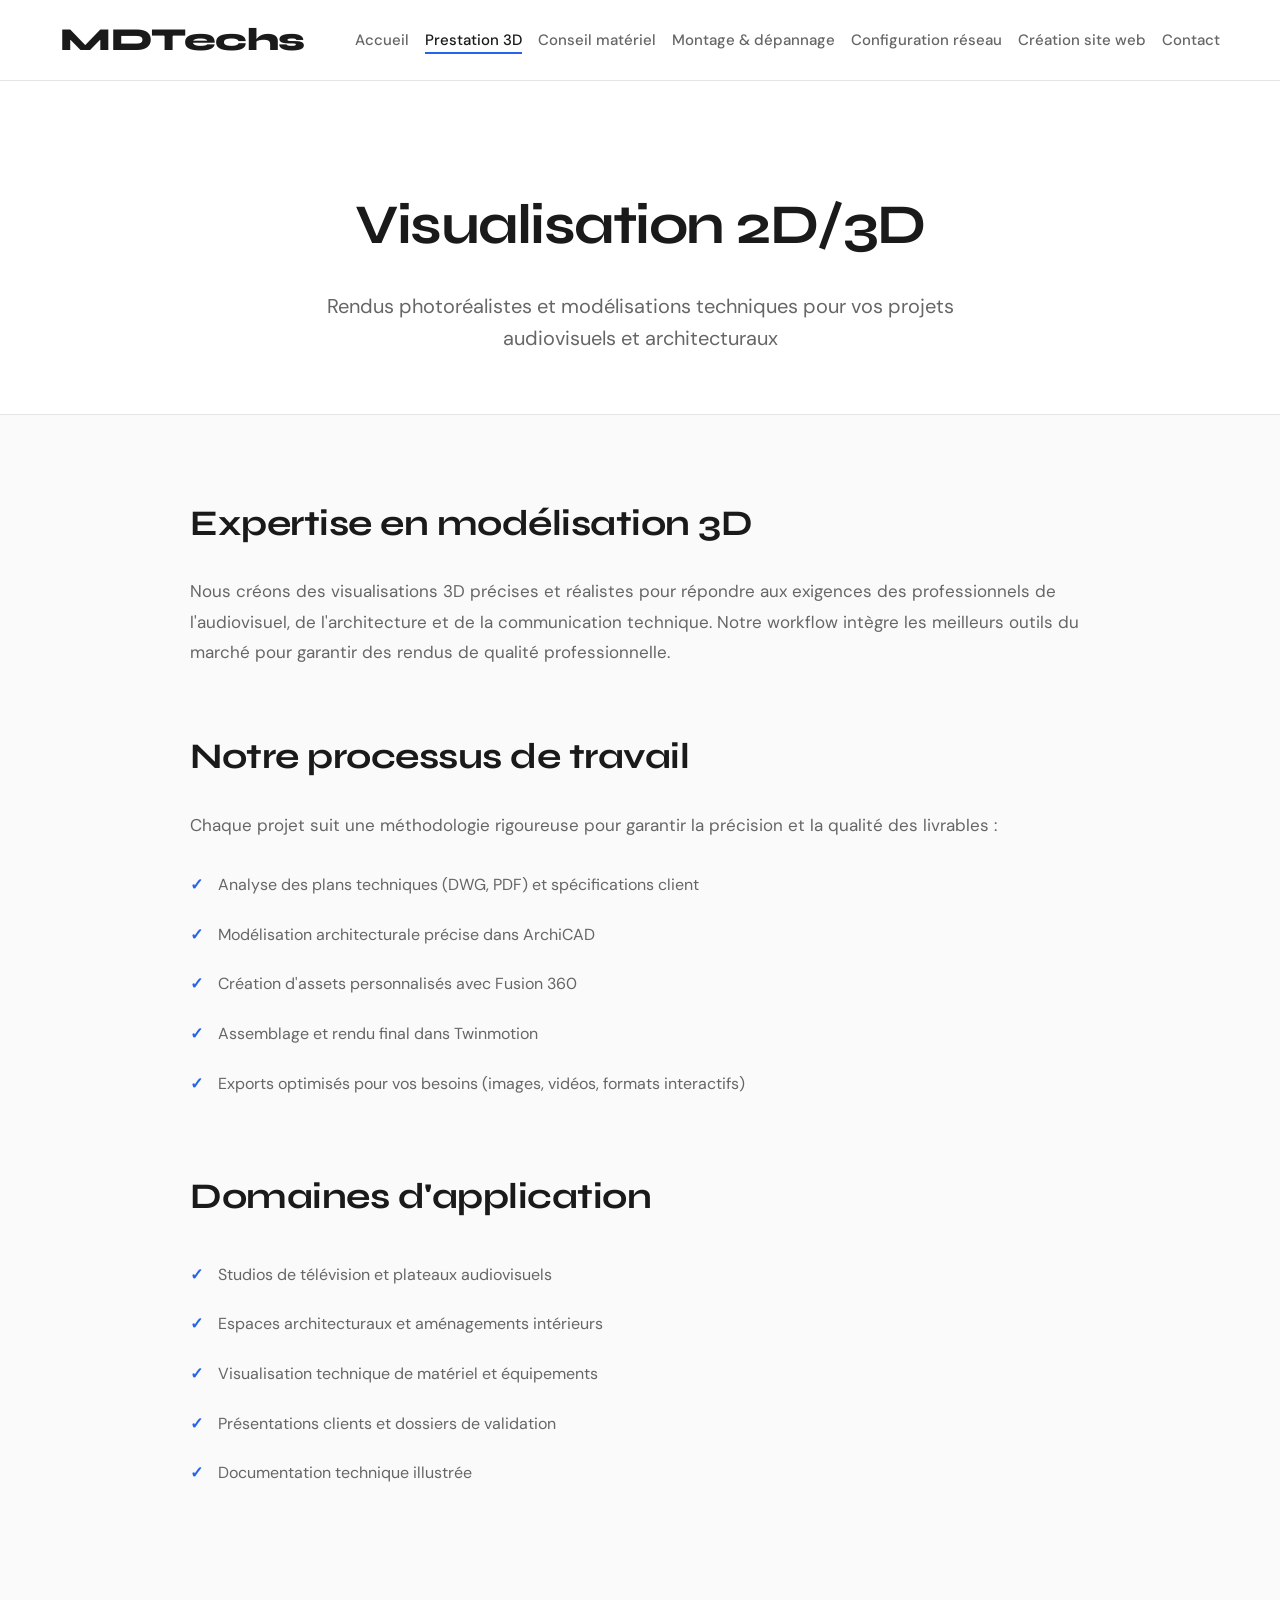
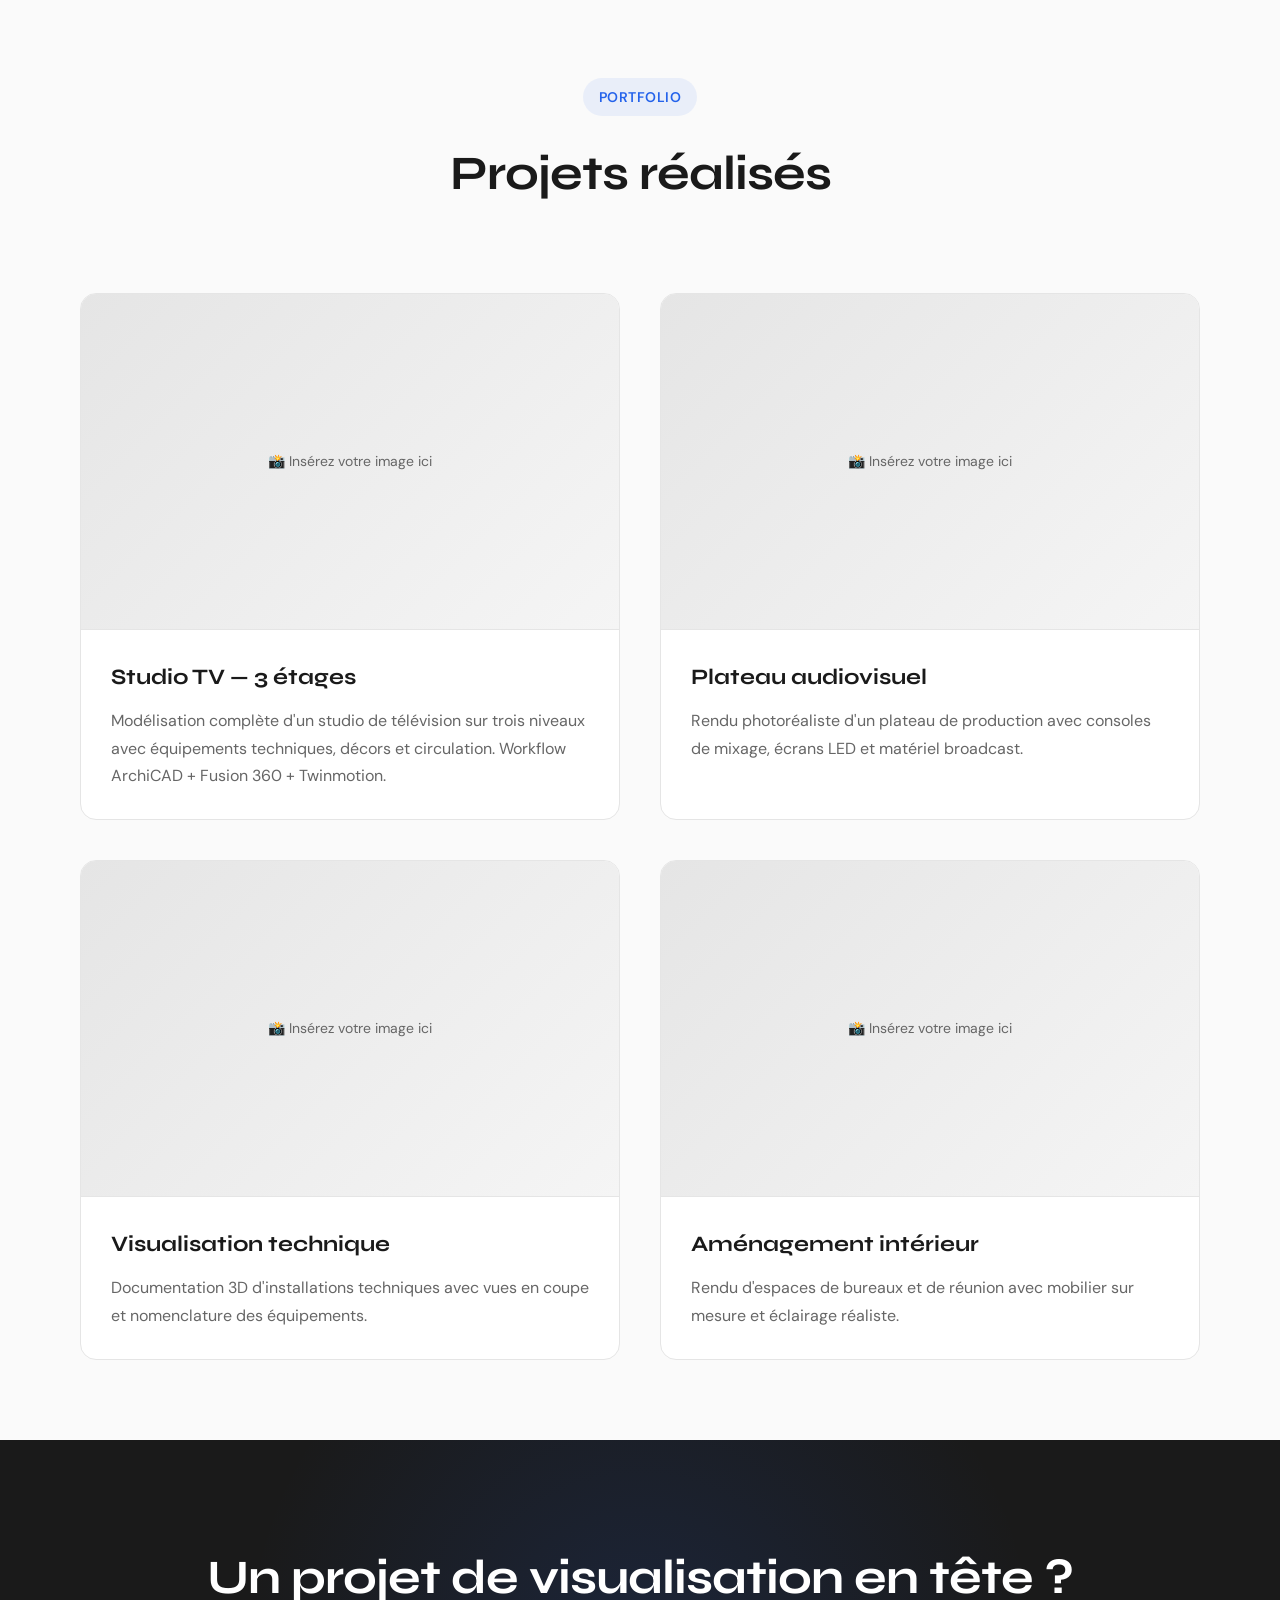
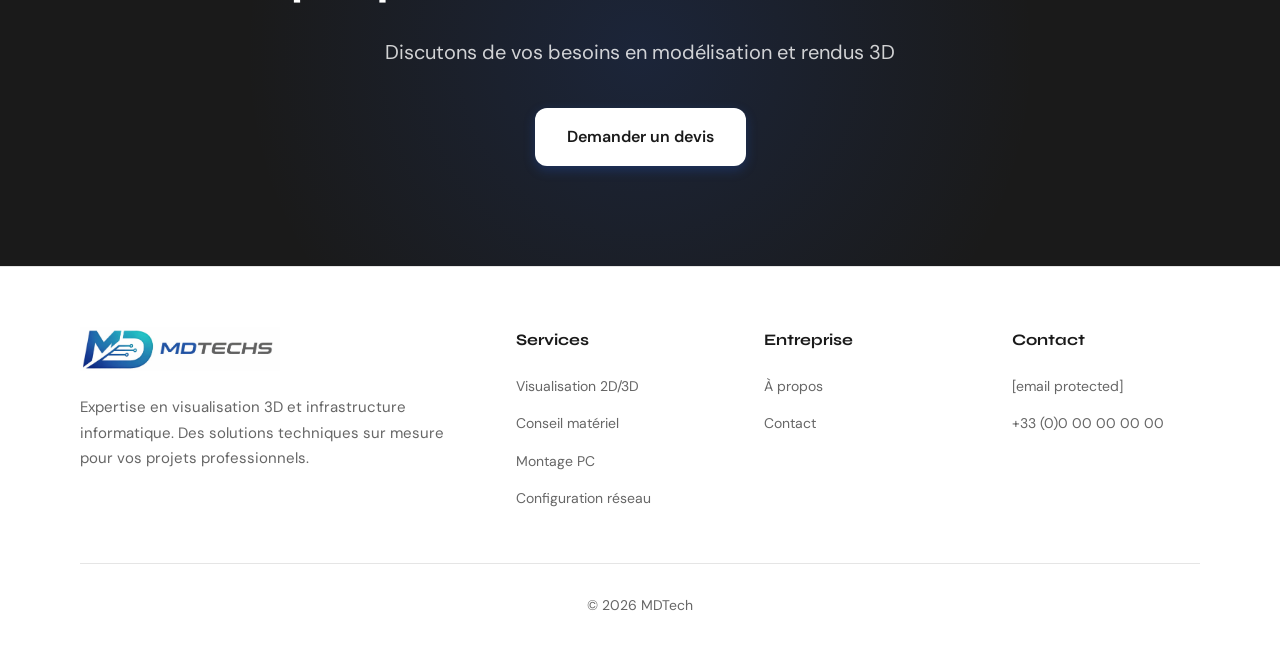
<file: visualisation-3d.html>
<!DOCTYPE html>
<html lang="fr">
<head>
    <meta charset="UTF-8">
    <meta name="viewport" content="width=device-width, initial-scale=1.0">
    <title>Visualisation 2D/3D — MDTechs</title>
    <link rel="icon" type="image/png" href="favicon.png">
    <link href="https://fonts.googleapis.com/css2?family=DM+Sans:wght@400;500;700&family=Syne:wght@600;700;800&display=swap" rel="stylesheet">
    <link rel="stylesheet" href="styles.css">
</head>
<body>
    <nav>
        <div class="container">
            <a href="index.html" class="logo">MDTechs</a>
            <ul class="nav-links">
                <li><a href="index.html">Accueil</a></li>
                <li><a href="visualisation-3d.html" class="active">Prestation 3D</a></li>
                <li><a href="conseil-materiel.html">Conseil matériel</a></li>
                <li><a href="montage-depannage.html">Montage & dépannage</a></li>
                <li><a href="configuration-reseau.html">Configuration réseau</a></li>
                <li><a href="creation-site-web.html">Création site web</a></li>
                <li><a href="contact.html">Contact</a></li>
            </ul>
        </div>
    </nav>

    <section class="page-header">
        <div class="container">
            <h1>Visualisation 2D/3D</h1>
            <p>Rendus photoréalistes et modélisations techniques pour vos projets audiovisuels et architecturaux</p>
        </div>
    </section>

    <section class="content-section">
        <div class="container">
            <div class="content-wrapper">
                <h2>Expertise en modélisation 3D</h2>
                <p>Nous créons des visualisations 3D précises et réalistes pour répondre aux exigences des professionnels de l'audiovisuel, de l'architecture et de la communication technique. Notre workflow intègre les meilleurs outils du marché pour garantir des rendus de qualité professionnelle.</p>

                <h2>Notre processus de travail</h2>
                <p>Chaque projet suit une méthodologie rigoureuse pour garantir la précision et la qualité des livrables :</p>
                <ul>
                    <li>Analyse des plans techniques (DWG, PDF) et spécifications client</li>
                    <li>Modélisation architecturale précise dans ArchiCAD</li>
                    <li>Création d'assets personnalisés avec Fusion 360</li>
                    <li>Assemblage et rendu final dans Twinmotion</li>
                    <li>Exports optimisés pour vos besoins (images, vidéos, formats interactifs)</li>
                </ul>

                <h2>Domaines d'application</h2>
                <ul>
                    <li>Studios de télévision et plateaux audiovisuels</li>
                    <li>Espaces architecturaux et aménagements intérieurs</li>
                    <li>Visualisation technique de matériel et équipements</li>
                    <li>Présentations clients et dossiers de validation</li>
                    <li>Documentation technique illustrée</li>
                </ul>
            </div>
        </div>
    </section>

    <section class="portfolio-section">
        <div class="container">
            <div class="section-header">
                <span class="section-tag">PORTFOLIO</span>
                <h2>Projets réalisés</h2>
            </div>
            <div class="portfolio-grid">
                <div class="portfolio-item">
                    <div class="portfolio-image">
                        <!-- Placeholder pour votre image -->
                        <span>📸 Insérez votre image ici</span>
                    </div>
                    <div class="portfolio-content">
                        <h3>Studio TV — 3 étages</h3>
                        <p>Modélisation complète d'un studio de télévision sur trois niveaux avec équipements techniques, décors et circulation. Workflow ArchiCAD + Fusion 360 + Twinmotion.</p>
                    </div>
                </div>

                <div class="portfolio-item">
                    <div class="portfolio-image">
                        <!-- Placeholder pour votre image -->
                        <span>📸 Insérez votre image ici</span>
                    </div>
                    <div class="portfolio-content">
                        <h3>Plateau audiovisuel</h3>
                        <p>Rendu photoréaliste d'un plateau de production avec consoles de mixage, écrans LED et matériel broadcast.</p>
                    </div>
                </div>

                <div class="portfolio-item">
                    <div class="portfolio-image">
                        <!-- Placeholder pour votre image -->
                        <span>📸 Insérez votre image ici</span>
                    </div>
                    <div class="portfolio-content">
                        <h3>Visualisation technique</h3>
                        <p>Documentation 3D d'installations techniques avec vues en coupe et nomenclature des équipements.</p>
                    </div>
                </div>

                <div class="portfolio-item">
                    <div class="portfolio-image">
                        <!-- Placeholder pour votre image -->
                        <span>📸 Insérez votre image ici</span>
                    </div>
                    <div class="portfolio-content">
                        <h3>Aménagement intérieur</h3>
                        <p>Rendu d'espaces de bureaux et de réunion avec mobilier sur mesure et éclairage réaliste.</p>
                    </div>
                </div>
            </div>
        </div>
    </section>

    <section class="cta-section">
        <div class="container">
            <h2>Un projet de visualisation en tête ?</h2>
            <p>Discutons de vos besoins en modélisation et rendus 3D</p>
            <a href="contact.html" class="btn btn-primary">Demander un devis</a>
        </div>
    </section>

    <footer>
        <div class="container">
            <div class="footer-content">
                <div class="footer-brand">
                    <img src="logo-horizontal.png" alt="MDTechs" class="footer-logo">
                    <p>Expertise en visualisation 3D et infrastructure informatique. Des solutions techniques sur mesure pour vos projets professionnels.</p>
                </div>
                <div class="footer-section">
                    <h4>Services</h4>
                    <ul class="footer-links">
                        <li><a href="visualisation-3d.html">Visualisation 2D/3D</a></li>
                        <li><a href="conseil-materiel.html">Conseil matériel</a></li>
                        <li><a href="montage-depannage.html">Montage PC</a></li>
                        <li><a href="configuration-reseau.html">Configuration réseau</a></li>
                    </ul>
                </div>
                <div class="footer-section">
                    <h4>Entreprise</h4>
                    <ul class="footer-links">
                        <li><a href="index.html#services">À propos</a></li>
                        <li><a href="contact.html">Contact</a></li>
                    </ul>
                </div>
                <div class="footer-section">
                    <h4>Contact</h4>
                    <ul class="footer-links">
                        <li><a href="/cdn-cgi/l/email-protection#a5c6cacbd1c4c6d1e5c8c1d1c0c6cdd68bc3d7"><span class="__cf_email__" data-cfemail="61020e0f15000215210c0515040209124f0713">[email&#160;protected]</span></a></li>
                        <li><a href="tel:+33000000000">+33 (0)0 00 00 00 00</a></li>
                    </ul>
                </div>
            </div>
            <div class="footer-bottom">
                <p>&copy; 2026 MDTech
</file>
<file: styles.css>
* {
    margin: 0;
    padding: 0;
    box-sizing: border-box;
}

:root {
    --bg: #fafafa;
    --surface: #ffffff;
    --text: #1a1a1a;
    --text-secondary: #666666;
    --accent: #2563eb;
    --accent-light: #3b82f6;
    --border: #e5e5e5;
    --shadow: rgba(0, 0, 0, 0.06);
    --shadow-heavy: rgba(0, 0, 0, 0.12);
}

body {
    font-family: 'DM Sans', -apple-system, sans-serif;
    background: var(--bg);
    color: var(--text);
    line-height: 1.6;
    overflow-x: hidden;
}

/* Navigation */
nav {
    position: fixed;
    top: 0;
    left: 0;
    right: 0;
    background: rgba(255, 255, 255, 0.9);
    backdrop-filter: blur(12px);
    -webkit-backdrop-filter: blur(12px);
    border-bottom: 1px solid var(--border);
    z-index: 1000;
    animation: slideDown 0.6s ease-out;
}

@keyframes slideDown {
    from {
        transform: translateY(-100%);
        opacity: 0;
    }
    to {
        transform: translateY(0);
        opacity: 1;
    }
}

nav .container {
    max-width: 1200px;
    margin: 0 auto;
    padding: 0 20px;
    display: flex;
    justify-content: space-between;
    align-items: center;
    height: 80px;
}

.logo {
    font-family: 'Syne', sans-serif;
    font-size: 32px;
    font-weight: 800;
    letter-spacing: -0.5px;
    color: var(--text);
    text-decoration: none;
}

.nav-links {
    display: flex;
    gap: 16px;
    list-style: none;
}

.nav-links a {
    color: var(--text-secondary);
    text-decoration: none;
    font-weight: 500;
    font-size: 15px;
    transition: color 0.3s ease;
    position: relative;
}

.nav-links a::after {
    content: '';
    position: absolute;
    bottom: -4px;
    left: 0;
    width: 0;
    height: 2px;
    background: var(--accent);
    transition: width 0.3s ease;
}

.nav-links a:hover,
.nav-links a.active {
    color: var(--text);
}

.nav-links a:hover::after,
.nav-links a.active::after {
    width: 100%;
}

/* Hero Section */
.hero {
    margin-top: 80px;
    min-height: 90vh;
    display: flex;
    align-items: center;
    position: relative;
    overflow: hidden;
}

.hero::before {
    content: '';
    position: absolute;
    top: -50%;
    right: -20%;
    width: 1000px;
    height: 1000px;
    background: radial-gradient(circle, rgba(37, 99, 235, 0.08) 0%, transparent 70%);
    border-radius: 50%;
    animation: float 20s ease-in-out infinite;
}

@keyframes float {
    0%, 100% { transform: translate(0, 0) scale(1); }
    50% { transform: translate(-50px, 50px) scale(1.05); }
}

.hero .container {
    max-width: 1200px;
    margin: 0 auto;
    padding: 0 40px;
    position: relative;
    z-index: 1;
}

.hero-content {
    max-width: 700px;
}

.hero h1 {
    font-family: 'Syne', sans-serif;
    font-size: 72px;
    font-weight: 700;
    line-height: 1.1;
    margin-bottom: 30px;
    letter-spacing: -2px;
    animation: fadeInUp 0.8s ease-out 0.2s both;
}

.hero h1 .accent {
    color: var(--accent);
}

.hero p {
    font-size: 20px;
    color: var(--text-secondary);
    margin-bottom: 40px;
    line-height: 1.7;
    animation: fadeInUp 0.8s ease-out 0.4s both;
}

@keyframes fadeInUp {
    from {
        opacity: 0;
        transform: translateY(30px);
    }
    to {
        opacity: 1;
        transform: translateY(0);
    }
}

.cta-buttons {
    display: flex;
    gap: 20px;
    animation: fadeInUp 0.8s ease-out 0.6s both;
}

.btn {
    padding: 16px 32px;
    border-radius: 12px;
    font-weight: 600;
    font-size: 16px;
    text-decoration: none;
    transition: all 0.3s cubic-bezier(0.4, 0, 0.2, 1);
    cursor: pointer;
    border: none;
    font-family: 'DM Sans', sans-serif;
    display: inline-block;
}

.btn-primary {
    background: var(--accent);
    color: white;
    box-shadow: 0 4px 12px rgba(37, 99, 235, 0.25);
}

.btn-primary:hover {
    background: var(--accent-light);
    box-shadow: 0 8px 20px rgba(37, 99, 235, 0.35);
    transform: translateY(-2px);
}

.btn-secondary {
    background: var(--surface);
    color: var(--text);
    border: 2px solid var(--border);
}

.btn-secondary:hover {
    border-color: var(--accent);
    transform: translateY(-2px);
    box-shadow: 0 4px 12px var(--shadow);
}

/* Services Section */
.services {
    padding: 120px 0;
    background: var(--surface);
}

.section-header {
    text-align: center;
    margin-bottom: 80px;
}

.section-tag {
    display: inline-block;
    padding: 8px 16px;
    background: rgba(37, 99, 235, 0.08);
    color: var(--accent);
    border-radius: 20px;
    font-size: 14px;
    font-weight: 600;
    margin-bottom: 20px;
    letter-spacing: 0.5px;
}

.section-header h2 {
    font-family: 'Syne', sans-serif;
    font-size: 48px;
    font-weight: 700;
    margin-bottom: 20px;
    letter-spacing: -1px;
}

.section-header p {
    font-size: 18px;
    color: var(--text-secondary);
    max-width: 600px;
    margin: 0 auto;
}

.container {
    max-width: 1200px;
    margin: 0 auto;
    padding: 0 40px;
}

.services-grid {
    display: grid;
    grid-template-columns: repeat(auto-fit, minmax(300px, 1fr));
    gap: 30px;
}

.service-card {
    background: var(--bg);
    padding: 40px;
    border-radius: 20px;
    border: 1px solid var(--border);
    transition: all 0.4s cubic-bezier(0.4, 0, 0.2, 1);
    opacity: 0;
    transform: translateY(30px);
    animation: fadeInUp 0.6s ease-out forwards;
    text-decoration: none;
    color: inherit;
    display: block;
}

.service-card:nth-child(1) { animation-delay: 0.1s; }
.service-card:nth-child(2) { animation-delay: 0.2s; }
.service-card:nth-child(3) { animation-delay: 0.3s; }
.service-card:nth-child(4) { animation-delay: 0.4s; }

.service-card:hover {
    transform: translateY(-8px);
    box-shadow: 0 20px 40px var(--shadow-heavy);
    border-color: var(--accent);
}

.service-icon {
    width: 56px;
    height: 56px;
    background: linear-gradient(135deg, var(--accent) 0%, var(--accent-light) 100%);
    border-radius: 14px;
    display: flex;
    align-items: center;
    justify-content: center;
    margin-bottom: 24px;
    font-size: 28px;
    transition: transform 0.3s ease;
}

.service-card:hover .service-icon {
    transform: scale(1.1) rotate(5deg);
}

.service-card h3 {
    font-family: 'Syne', sans-serif;
    font-size: 24px;
    font-weight: 700;
    margin-bottom: 12px;
    letter-spacing: -0.5px;
}

.service-card p {
    color: var(--text-secondary);
    line-height: 1.7;
    font-size: 15px;
}

.service-list {
    margin-top: 20px;
    list-style: none;
}

.service-list li {
    padding: 8px 0;
    color: var(--text-secondary);
    font-size: 14px;
    position: relative;
    padding-left: 20px;
}

.service-list li::before {
    content: '→';
    position: absolute;
    left: 0;
    color: var(--accent);
    font-weight: 600;
}

/* About Section */
.about {
    padding: 120px 0;
    background: var(--bg);
}

.about-content {
    display: grid;
    grid-template-columns: 1fr 1fr;
    gap: 80px;
    align-items: center;
}

.about-text h2 {
    font-family: 'Syne', sans-serif;
    font-size: 42px;
    font-weight: 700;
    margin-bottom: 24px;
    letter-spacing: -1px;
}

.about-text p {
    color: var(--text-secondary);
    font-size: 17px;
    line-height: 1.8;
    margin-bottom: 20px;
}

.stats {
    display: grid;
    grid-template-columns: repeat(3, 1fr);
    gap: 30px;
    margin-top: 50px;
}

.stat {
    text-align: center;
    padding: 30px;
    background: var(--surface);
    border-radius: 16px;
    border: 1px solid var(--border);
}

.stat-number {
    font-family: 'Syne', sans-serif;
    font-size: 40px;
    font-weight: 800;
    color: var(--accent);
    margin-bottom: 8px;
    letter-spacing: -1px;
}

.stat-label {
    font-size: 14px;
    color: var(--text-secondary);
    font-weight: 500;
}

/* CTA Section */
.cta-section {
    padding: 100px 0;
    background: var(--text);
    color: white;
    text-align: center;
    position: relative;
    overflow: hidden;
}

.cta-section::before {
    content: '';
    position: absolute;
    top: 50%;
    left: 50%;
    width: 800px;
    height: 800px;
    background: radial-gradient(circle, rgba(37, 99, 235, 0.15) 0%, transparent 70%);
    border-radius: 50%;
    transform: translate(-50%, -50%);
}

.cta-section .container {
    position: relative;
    z-index: 1;
}

.cta-section h2 {
    font-family: 'Syne', sans-serif;
    font-size: 48px;
    font-weight: 700;
    margin-bottom: 20px;
    letter-spacing: -1px;
}

.cta-section p {
    font-size: 20px;
    opacity: 0.8;
    margin-bottom: 40px;
    max-width: 600px;
    margin-left: auto;
    margin-right: auto;
}

.cta-section .btn-primary {
    background: white;
    color: var(--text);
}

.cta-section .btn-primary:hover {
    background: var(--bg);
    box-shadow: 0 8px 24px rgba(255, 255, 255, 0.2);
}

/* Footer */
footer {
    background: var(--surface);
    border-top: 1px solid var(--border);
    padding: 60px 0 30px;
}

.footer-content {
    display: grid;
    grid-template-columns: 2fr 1fr 1fr 1fr;
    gap: 60px;
    margin-bottom: 40px;
}

.footer-brand h3 {
    font-family: 'Syne', sans-serif;
    font-size: 24px;
    font-weight: 800;
    margin-bottom: 16px;
}

.footer-logo {
    max-width: 200px;
    height: auto;
    margin-bottom: 16px;
}

.footer-brand p {
    color: var(--text-secondary);
    font-size: 15px;
    line-height: 1.7;
}

.footer-section h4 {
    font-family: 'Syne', sans-serif;
    font-size: 16px;
    font-weight: 700;
    margin-bottom: 20px;
}

.footer-links {
    list-style: none;
}

.footer-links li {
    margin-bottom: 12px;
}

.footer-links a {
    color: var(--text-secondary);
    text-decoration: none;
    font-size: 14px;
    transition: color 0.3s ease;
}

.footer-links a:hover {
    color: var(--accent);
}

.footer-bottom {
    padding-top: 30px;
    border-top: 1px solid var(--border);
    text-align: center;
    color: var(--text-secondary);
    font-size: 14px;
}

/* Page Header (for subpages) */
.page-header {
    margin-top: 80px;
    padding: 100px 0 60px;
    text-align: center;
    background: var(--surface);
    border-bottom: 1px solid var(--border);
}

.page-header h1 {
    font-family: 'Syne', sans-serif;
    font-size: 56px;
    font-weight: 700;
    margin-bottom: 20px;
    letter-spacing: -1.5px;
}

.page-header p {
    font-size: 20px;
    color: var(--text-secondary);
    max-width: 700px;
    margin: 0 auto;
}

/* Portfolio Grid */
.portfolio-section {
    padding: 80px 0;
    background: var(--bg);
}

.portfolio-grid {
    display: grid;
    grid-template-columns: repeat(auto-fit, minmax(350px, 1fr));
    gap: 40px;
}

.portfolio-item {
    background: var(--surface);
    border-radius: 16px;
    overflow: hidden;
    border: 1px solid var(--border);
    transition: all 0.4s ease;
}

.portfolio-item:hover {
    transform: translateY(-8px);
    box-shadow: 0 20px 40px var(--shadow-heavy);
}

.portfolio-image {
    width: 100%;
    aspect-ratio: 16/10;
    background: linear-gradient(135deg, #e5e5e5 0%, #f5f5f5 100%);
    display: flex;
    align-items: center;
    justify-content: center;
    color: var(--text-secondary);
    font-size: 14px;
    border-bottom: 1px solid var(--border);
}

.portfolio-content {
    padding: 30px;
}

.portfolio-content h3 {
    font-family: 'Syne', sans-serif;
    font-size: 22px;
    font-weight: 700;
    margin-bottom: 12px;
}

.portfolio-content p {
    color: var(--text-secondary);
    line-height: 1.7;
}

/* Contact Form */
.contact-section {
    padding: 80px 0;
    background: var(--bg);
}

.contact-grid {
    display: grid;
    grid-template-columns: 1fr 1fr;
    gap: 80px;
    align-items: start;
}

.contact-info h2 {
    font-family: 'Syne', sans-serif;
    font-size: 42px;
    font-weight: 700;
    margin-bottom: 24px;
    letter-spacing: -1px;
}

.contact-info p {
    color: var(--text-secondary);
    font-size: 17px;
    line-height: 1.8;
    margin-bottom: 40px;
}

.contact-details {
    display: flex;
    flex-direction: column;
    gap: 24px;
}

.contact-item {
    display: flex;
    align-items: flex-start;
    gap: 16px;
}

.contact-icon {
    width: 48px;
    height: 48px;
    background: linear-gradient(135deg, var(--accent) 0%, var(--accent-light) 100%);
    border-radius: 12px;
    display: flex;
    align-items: center;
    justify-content: center;
    font-size: 20px;
    flex-shrink: 0;
}

.contact-item-content h4 {
    font-weight: 600;
    margin-bottom: 4px;
}

.contact-item-content p {
    margin: 0;
    font-size: 15px;
}

.contact-item-content a {
    color: var(--accent);
    text-decoration: none;
}

.contact-item-content a:hover {
    text-decoration: underline;
}

.contact-form {
    background: var(--surface);
    padding: 40px;
    border-radius: 20px;
    border: 1px solid var(--border);
}

.form-group {
    margin-bottom: 24px;
}

.form-group label {
    display: block;
    margin-bottom: 8px;
    font-weight: 600;
    font-size: 14px;
}

.form-group input,
.form-group textarea {
    width: 100%;
    padding: 14px 16px;
    border: 2px solid var(--border);
    border-radius: 10px;
    font-family: 'DM Sans', sans-serif;
    font-size: 15px;
    transition: border-color 0.3s ease;
    background: var(--bg);
}

.form-group input:focus,
.form-group textarea:focus {
    outline: none;
    border-color: var(--accent);
}

.form-group textarea {
    resize: vertical;
    min-height: 150px;
}

/* Content Section */
.content-section {
    padding: 80px 0;
    background: var(--bg);
}

.content-wrapper {
    max-width: 900px;
    margin: 0 auto;
}

.content-wrapper h2 {
    font-family: 'Syne', sans-serif;
    font-size: 36px;
    font-weight: 700;
    margin-bottom: 24px;
    margin-top: 60px;
    letter-spacing: -0.5px;
}

.content-wrapper h2:first-child {
    margin-top: 0;
}

.content-wrapper p {
    color: var(--text-secondary);
    font-size: 17px;
    line-height: 1.8;
    margin-bottom: 20px;
}

.content-wrapper ul {
    margin: 20px 0;
    padding-left: 0;
    list-style: none;
}

.content-wrapper ul li {
    padding: 12px 0;
    color: var(--text-secondary);
    position: relative;
    padding-left: 28px;
}

.content-wrapper ul li::before {
    content: '✓';
    position: absolute;
    left: 0;
    color: var(--accent);
    font-weight: 700;
}

/* Responsive */
@media (max-width: 968px) {
    .hero h1 {
        font-size: 52px;
    }

    .about-content,
    .contact-grid {
        grid-template-columns: 1fr;
        gap: 40px;
    }

    .stats {
        grid-template-columns: repeat(3, 1fr);
    }

    .footer-content {
        grid-template-columns: 1fr 1fr;
        gap: 40px;
    }

    .nav-links {
        gap: 20px;
    }

    .nav-links a {
        font-size: 14px;
    }
}

@media (max-width: 640px) {
    nav .container,
    .hero .container,
    .container {
        padding: 0 20px;
    }

    .hero h1 {
        font-size: 38px;
    }

    .hero p {
        font-size: 17px;
    }

    .cta-buttons {
        flex-direction: column;
    }

    .btn {
        width: 100%;
        text-align: center;
    }

    .services-grid,
    .portfolio-grid {
        grid-template-columns: 1fr;
    }

    .section-header h2,
    .page-header h1 {
        font-size: 36px;
    }

    .stats {
        grid-template-columns: 1fr;
    }

    .footer-content {
        grid-template-columns: 1fr;
        gap: 30px;
    }

    .nav-links {
        display: none;
    }
}

/* Smooth Scroll */
html {
    scroll-behavior: smooth;
}
</file>
